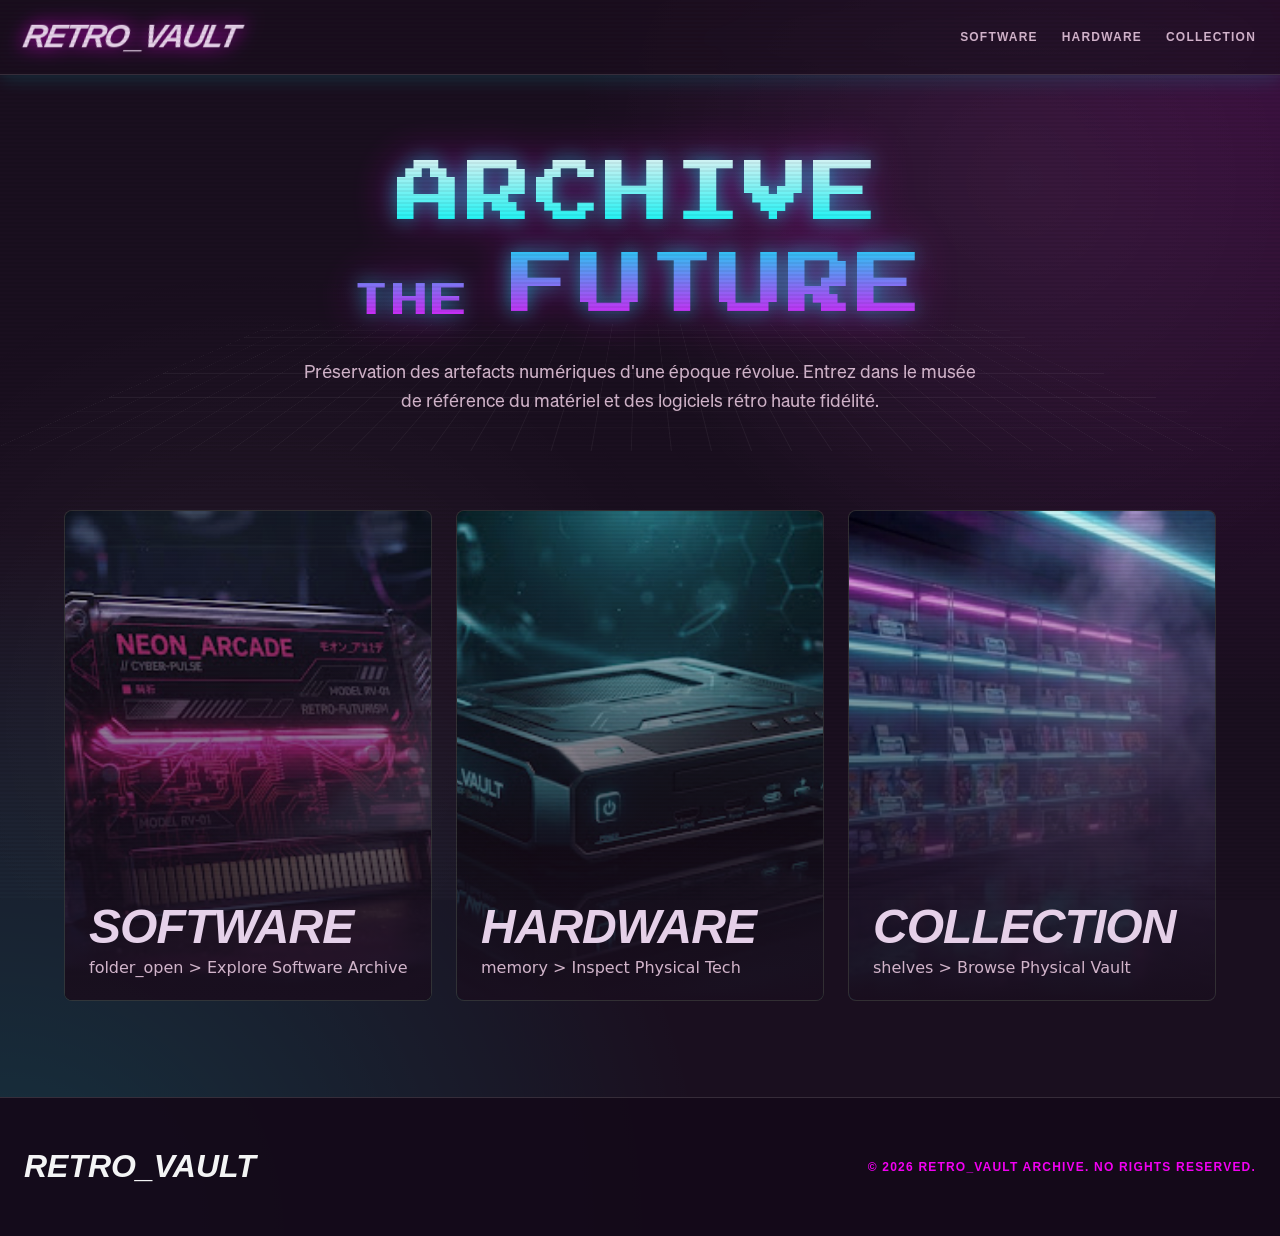
<file: index.html>
<!DOCTYPE html>

<html class="dark" lang="en" style="">
<head>
    <meta charset="utf-8"/>
    <meta content="width=device-width, initial-scale=1.0" name="viewport"/>
    <title>RETRO_VAULT</title>
    <script src="tailwindcss-3.4.17.js"></script>
    <script id="tailwind-config" src="tailwind.js"></script>
    <link href="style/style.css" rel="stylesheet"/>
    <link href="style/index.css" rel="stylesheet"/>
    <link href="images/favicon-32x32.png" rel="icon" sizes="32x32" type="image/png"/>
    <link href="images/favicon.png" rel="icon" sizes="1024x1024" type="image/png"/>
</head>
<body class="bg-background text-on-surface min-h-screen relative min-w-[320px] overflow-x-hidden crt-flicker selection:bg-surface-variant selection:text-white">
<!-- Ambient Background Effects -->
<div class="fixed inset-0 scanlines"></div>
<div class="fixed inset-0 ambient-glow-pink pointer-events-none -z-10"></div>
<div class="fixed inset-0 ambient-glow-cyan pointer-events-none -z-10"></div>
<div class="fixed inset-0 grid-bg pointer-events-none -z-10"
     style="transform: perspective(500px) rotateX(60deg) translate(-9.1875px, 1.19048px);"></div>
<!-- TopNavBar (Shared Component) -->
<header class="fixed top-0 w-full z-40 bg-surface/70 backdrop-blur-xl border-b border-glass-border shadow-[0_4px_20px_rgba(0,255,255,0.15)]">
    <div class="flex justify-between items-center w-full px-lg py-md max-w-container-max mx-auto">
        <a class="font-display-lg text-headline-lg tracking-tighter drop-shadow-[0_0_10px_rgba(255,0,255,0.8)] italic -skew-x-12"
           href="index.html">
            RETRO_VAULT
        </a>
        <nav class="hidden md:flex gap-lg items-center">
            <a class="text-on-surface-variant font-label-caps text-label-caps uppercase hover:text-electric-cyan hover:drop-shadow-[0_0_8px_#00FFFF] transition-all duration-300"
               href="software.html">Software</a>
            <a class="text-on-surface-variant font-label-caps text-label-caps uppercase hover:text-neon-pink hover:drop-shadow-[0_0_8px_#FF00FF] transition-all duration-300"
               href="hardware.html">Hardware</a>
            <a class="text-on-surface-variant font-label-caps text-label-caps uppercase hover:text-neon-green hover:drop-shadow-[0_0_8px_#39FF14] transition-all duration-300"
               href="cabinet.html">Collection</a>
        </nav>
    </div>
</header>
<!-- Main Content Canvas -->
<main class="pt-[100px] pb-xl px-md md:px-lg max-w-container-max mx-auto relative z-10 flex flex-col items-center justify-center min-h-[calc(100vh-187px)]">
    <!-- Hero Section -->
    <section class="text-center mb-xl w-full max-w-4xl mx-auto flex flex-col items-center justify-center py-xl">
        <h1 class="title-arcade mb-md">
            Archive<br/><span class="title-arcade-the">The </span>Future
        </h1>
        <p class="font-body-lg text-body-lg text-on-surface-variant max-w-2xl mx-auto mt-sm">
            Préservation des artefacts numériques d'une époque révolue. Entrez dans le musée de référence du matériel et des logiciels rétro haute fidélité.
        </p>
    </section>
    <!-- Portals Grid -->
    <section class="grid grid-cols-1 md:grid-cols-3 gap-lg w-full max-w-6xl mx-auto relative z-20">
        <!-- Software Portal -->
        <a class="group relative glass-panel rounded-xl overflow-hidden aspect-[4/3] md:aspect-[3/4] flex flex-col justify-end p-lg transition-transform duration-500 hover:-translate-y-2 hover:neon-shadow-cyan"
           href="software.html">
            <div class="absolute inset-0 bg-gradient-to-t from-background via-background/50 to-transparent z-10"></div>
            <!-- Background Image Container -->
            <div class="absolute inset-0 z-0">
                <div class="w-full h-full bg-cover bg-center transition-transform duration-700 group-hover:scale-105"
                     data-alt="A macro shot of a stylized, futuristic game cartridge heavily inspired by 1980s retro-futurism. The cartridge is constructed of dark, smoked translucent plastic with sharp, angular edges, glowing with internal neon pink light. The setting is a dark, cinematic studio environment with a glassmorphic aesthetic. High-contrast lighting highlights the metallic contacts and subtle circuit board textures visible through the casing."
                     style="background-image: url('images/cartridge.jpg')"></div>
            </div>
            <div class="relative z-20 transform transition-transform duration-500 group-hover:translate-y-[-8px]">
                <h2 class="font-headline-xl text-headline-lg-mobile md:text-headline-xl text-on-surface mb-xs uppercase italic tracking-tighter group-hover:text-electric-cyan transition-colors duration-300">
                    Software
                </h2>
                <p class="font-label-caps text-label-caps text-on-surface-variant flex items-center gap-xs">
                    <span class="material-symbols-outlined text-[16px]">folder_open >
                    Explore Software Archive</span>
                </p>
            </div>
            <!-- Hover Accent Line -->
            <div class="absolute bottom-0 left-0 w-full h-[4px] bg-electric-cyan transform scale-x-0 group-hover:scale-x-100 transition-transform duration-500 origin-left z-20"></div>
        </a>
        <!-- Hardware Portal -->
        <a class="group relative glass-panel rounded-xl overflow-hidden aspect-[4/3] md:aspect-[3/4] flex flex-col justify-end p-lg transition-transform duration-500 hover:-translate-y-2 hover:neon-shadow-pink"
           href="hardware.html">
            <div class="absolute inset-0 bg-gradient-to-t from-background via-background/50 to-transparent z-10"></div>
            <!-- Background Image Container -->
            <div class="absolute inset-0 z-0">
                <div class="w-full h-full bg-cover bg-center transition-transform duration-700 group-hover:scale-105"
                     data-alt="A sleek, highly detailed 3D render of a futuristic retro gaming console resting on a dark glass surface. The console features matte black geometric panels, chrome accents, and glowing cyan LED status indicators. The environment is a deep, atmospheric void characteristic of modern glassmorphic UI design, illuminated by dramatic cyan rim lighting that reflects off the console's surfaces."
                     style="background-image: url('images/console.jpg')"></div>
            </div>
            <div class="relative z-20 transform transition-transform duration-500 group-hover:translate-y-[-8px]">
                <h2 class="font-headline-xl text-headline-lg-mobile md:text-headline-xl text-on-surface mb-xs uppercase italic tracking-tighter group-hover:text-primary transition-colors duration-300">
                    Hardware
                </h2>
                <p class="font-label-caps text-label-caps text-on-surface-variant flex items-center gap-xs">
                    <span class="material-symbols-outlined text-[16px]">memory >
                    Inspect Physical Tech</span>
                </p>
            </div>
            <!-- Hover Accent Line -->
            <div class="absolute bottom-0 left-0 w-full h-[4px] bg-primary-fixed transform scale-x-0 group-hover:scale-x-100 transition-transform duration-500 origin-left z-20"></div>
        </a>
        <!-- Collection Portal -->
        <a class="group relative glass-panel rounded-xl overflow-hidden aspect-[4/3] md:aspect-[3/4] flex flex-col justify-end p-lg transition-transform duration-500 hover:-translate-y-2 hover:neon-shadow-green"
           href="cabinet.html">
            <div class="absolute inset-0 bg-gradient-to-t from-background via-background/50 to-transparent z-10"></div>
            <!-- Background Image Container -->
            <div class="absolute inset-0 z-0">
                <div class="w-full h-full bg-cover bg-center transition-transform duration-700 group-hover:scale-105"
                     data-alt="Illustration rétro-futuriste d'un coffre de collection aux étagères néon remplies de boîtiers de jeux, illuminé d'une lumière verte phosphorescente."
                     style="background-image: url('images/collection.webp')"></div>
            </div>
            <div class="relative z-20 transform transition-transform duration-500 group-hover:translate-y-[-8px]">
                <h2 class="font-headline-xl text-headline-lg-mobile md:text-headline-xl text-on-surface mb-xs uppercase italic tracking-tighter group-hover:text-neon-green transition-colors duration-300">
                    Collection
                </h2>
                <p class="font-label-caps text-label-caps text-on-surface-variant flex items-center gap-xs">
                    <span class="material-symbols-outlined text-[16px]">shelves >
                    Browse Physical Vault</span>
                </p>
            </div>
            <!-- Hover Accent Line -->
            <div class="absolute bottom-0 left-0 w-full h-[4px] bg-neon-green transform scale-x-0 group-hover:scale-x-100 transition-transform duration-500 origin-left z-20"></div>
        </a>
    </section>
</main>
<!-- Footer (Shared Component) -->
<footer class="w-full mt-xl bg-surface-container-lowest border-t border-glass-border z-10 relative">
    <div class="flex flex-col md:flex-row justify-between items-center w-full px-lg py-xl max-w-container-max mx-auto gap-md">
        <div class="font-headline-lg text-headline-lg text-secondary italic">
            RETRO_VAULT
        </div>
        <div class="font-label-caps text-label-caps text-neon-pink">
            © 2026 RETRO_VAULT ARCHIVE. NO RIGHTS RESERVED.
        </div>
    </div>
</footer>
<script src="script/index.js"></script>
</body>
</html>
</file>
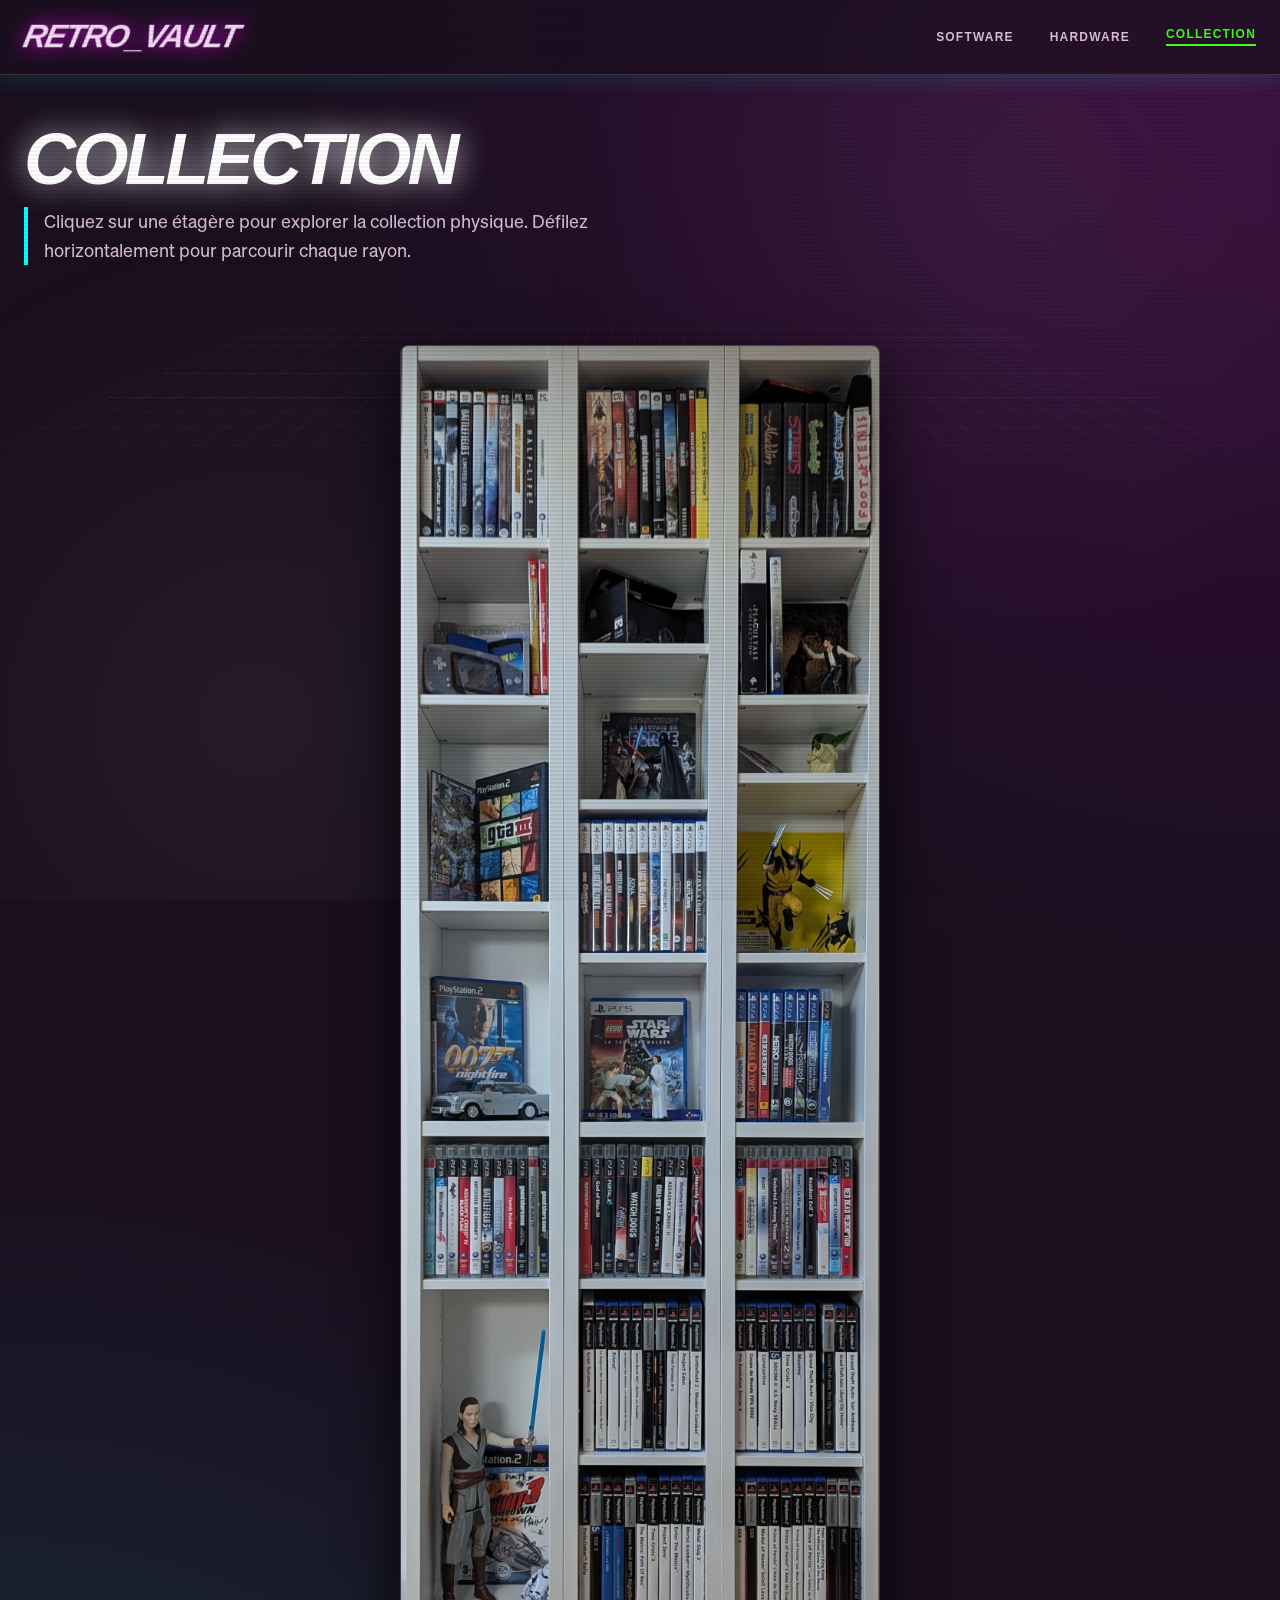
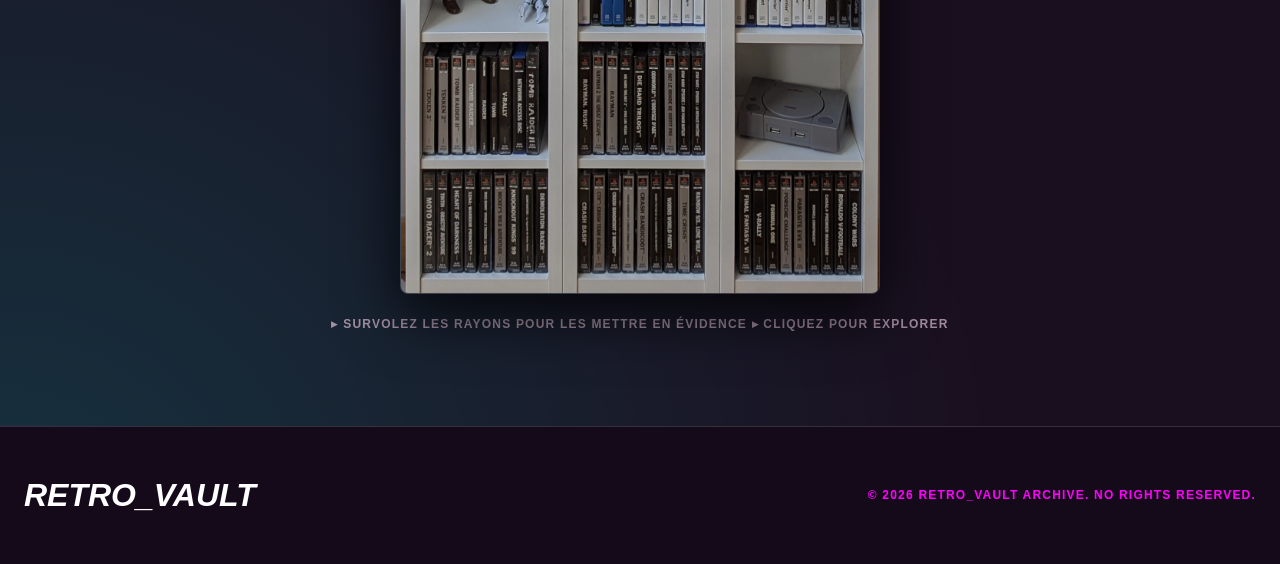
<file: cabinet.html>
<!DOCTYPE html>
<html class="dark" lang="fr" style="">
<head>
    <meta charset="utf-8">
    <meta content="width=device-width, initial-scale=1.0" name="viewport">
    <title>RETRO_VAULT | Collection</title>
    <script src="tailwindcss-3.4.17.js"></script>
    <script id="tailwind-config" src="tailwind.js"></script>
    <link href="style/style.css" rel="stylesheet"/>
    <link href="style/cabinet.css" rel="stylesheet"/>
    <link href="images/favicon-32x32.png" rel="icon" sizes="32x32" type="image/png"/>
    <link href="images/favicon.png" rel="icon" sizes="1024x1024" type="image/png"/>
</head>
<body class="font-body-md antialiased min-w-[320px] overflow-x-hidden selection:bg-neon-pink selection:text-surface-deep">
<!-- Ambient Background Effects -->
<div class="fixed inset-0 scanlines"></div>
<div class="fixed inset-0 ambient-glow-pink pointer-events-none -z-10"></div>
<div class="fixed inset-0 ambient-glow-cyan pointer-events-none -z-10"></div>
<div class="fixed inset-0 grid-bg pointer-events-none -z-10" style="transform: perspective(500px) rotateX(60deg) translate(-9.1875px, 1.19048px);"></div>
<!-- TopNavBar -->
<header class="fixed top-0 w-full z-40 bg-surface/70 backdrop-blur-xl border-b border-glass-border shadow-[0_4px_20px_rgba(0,255,255,0.15)]">
    <div class="relative flex justify-between items-center w-full px-lg py-md max-w-container-max mx-auto">
        <a class="font-display-lg text-headline-lg tracking-tighter drop-shadow-[0_0_10px_rgba(255,0,255,0.8)] italic -skew-x-12"
           href="index.html">
            RETRO_VAULT
        </a>
        <div>
            <div class="hidden sm:flex items-center gap-9">
                <a class="text-on-surface-variant font-label-caps text-label-caps uppercase hover:text-electric-cyan hover:drop-shadow-[0_0_8px_#00FFFF] transition-all duration-300"
                   href="software.html">Software</a>
                <a class="text-on-surface-variant font-label-caps text-label-caps uppercase hover:text-neon-pink hover:drop-shadow-[0_0_8px_#FF00FF] transition-all duration-300"
                   href="hardware.html">Hardware</a>
                <a class="text-neon-green border-b-2 border-neon-green pb-1 font-label-caps text-label-caps uppercase hover:text-neon-green hover:drop-shadow-[0_0_8px_#39FF14] transition-all duration-300"
                   href="cabinet.html">Collection</a>
            </div>

            <div class="flex flex-1 justify-end items-center gap-4 md:gap-8">
                <button class="sm:hidden text-white flex flex-col items-center justify-center gap-[5px] p-1" id="mobile-menu-btn" aria-label="Menu" aria-expanded="false">
                    <span class="ham-line w-6 h-[2px] bg-current transition-transform duration-300"></span>
                    <span class="ham-line w-6 h-[2px] bg-current transition-transform duration-300"></span>
                    <span class="ham-line w-6 h-[2px] bg-current transition-transform duration-300"></span>
                </button>
            </div>
        </div>
        <!-- Mobile Menu Overlay -->
        <div class="absolute top-full right-lg min-w-[220px] bg-surface/70 backdrop-blur-xl border border-glass-border rounded-b-xl shadow-xl overflow-hidden hidden sm:hidden flex-col"
             id="mobile-menu">
            <a class="text-on-surface-variant text-base font-medium py-4 px-6 hover:bg-electric-cyan/10 transition-colors"
               href="software.html">Software</a>
            <a class="text-on-surface-variant text-base font-medium py-4 px-6 hover:bg-electric-cyan/10 transition-colors"
               href="hardware.html">Hardware</a>
            <a class="text-neon-green border-b-2 border-neon-green pb-1 font-medium py-4 px-6 hover:bg-electric-cyan/10 transition-colors"
               href="cabinet.html">Collection</a>
        </div>
    </div>
</header>
<!-- Main Content -->
<main class="max-w-container-max mx-auto px-md md:px-lg py-xl pt-[120px] relative z-10 flex flex-col items-center">
    <!-- Header Section -->
    <header class="mb-xl md:mb-[80px] text-center md:text-left w-full relative z-10">
        <h1 class="font-display-lg text-display-lg text-secondary italic uppercase tracking-tighter drop-shadow-[0_0_15px_rgba(255,255,255,0.8)] overflow-x-auto overflow-y-hidden whitespace-nowrap">
            COLLECTION
        </h1>
        <p class="font-body-lg text-body-lg text-on-surface-variant max-w-2xl mt-sm border-l-4 border-electric-cyan pl-md">
            Cliquez sur une étagère pour explorer la collection physique. Défilez horizontalement pour parcourir chaque rayon.
        </p>
    </header>

    <!-- Cabinet photo with clickable shelves -->
    <div id="cabinet-view" class="relative w-full max-w-[480px] mx-auto select-none">
        <!-- Main photo -->
        <img src="images/cabinet/armoire.webp" alt="Armoire de collection rétro"
             class="block w-full h-auto rounded-xl border border-glass-border shadow-[0_20px_60px_rgba(0,0,0,0.8)]"/>

        <!-- Clickable shelf zones (10 floors). Positions in % so they scale with the photo.
             To fine-tune, edit the style values below (top / height / left / right). -->
        <!-- etagere 1 -->
        <a href="#" class="shelf-hotspot absolute z-10" style="top: 0.4%; height: 12.4%; left: 1.1%; right: 0.5%;" data-shelf="1" aria-label="Étagère 1">
            <span class="shelf-hotspot-label">1</span>
        </a>

        <!-- etagere 2 -->
        <a href="#" class="shelf-hotspot absolute z-10" style="top: 29.4%; height: 10.3%; left: 34.5%; right: 0.3%;" data-shelf="2" aria-label="Étagère 2">
            <span class="shelf-hotspot-label">2</span>
        </a>

        <!-- etagere 3 -->
        <a href="#" class="shelf-hotspot absolute z-10" style="top: 39.6%; height: 11%; left: 0.5%; right: 0.3%;" data-shelf="3" aria-label="Étagère 3">
            <span class="shelf-hotspot-label">3</span>
        </a>

        <!-- etagere 4 -->
        <a href="#" class="shelf-hotspot absolute z-10" style="top: 50.5%; height: 10.5%; left: 0.7%; right: 0.4%;" data-shelf="4" aria-label="Étagère 4">
            <span class="shelf-hotspot-label">4</span>
        </a>

        <!-- etagere 5 -->
        <a href="#" class="shelf-hotspot absolute z-10" style="top: 60.5%; height: 11.5%; left: 34.3%; right: 0.8%;" data-shelf="5" aria-label="Étagère 5">
            <span class="shelf-hotspot-label">5</span>
        </a>

        <!-- etagere 6 -->
        <a href="#" class="shelf-hotspot absolute z-10" style="top: 71.8%; height: 11.9%; left: 34%; right: 0.3%;" data-shelf="6" aria-label="Étagère 6">
            <span class="shelf-hotspot-label">6</span>
        </a>

        <!-- etagere 7 -->
        <a href="#" class="shelf-hotspot absolute z-10" style="top: 83.1%; height: 8.5%; left: 1.2%; right: 0.6%;" data-shelf="7" aria-label="Étagère 7">
            <span class="shelf-hotspot-label">7</span>
        </a>

        <!-- etagere 8 -->
        <a href="#" class="shelf-hotspot absolute z-10" style="top: 91.6%; height: 7.6%; left: 1.7%; right: 1.2%;" data-shelf="8" aria-label="Étagère 8">
            <span class="shelf-hotspot-label">8</span>
        </a>

        <!-- etagere 9 -->
        <a href="#" class="shelf-hotspot absolute z-10" style="top: 12.5%; height: 17.5%; left: 0.2%; right: 0.5%;" data-shelf="9" aria-label="Étagère 9">
            <span class="shelf-hotspot-label">9</span>
        </a>

        <!-- etagere 10 -->
        <a href="#" class="shelf-hotspot absolute z-10" style="top: 60.5%; height: 23.1%; left: 0.7%; right: 66.2%;" data-shelf="10" aria-label="Étagère 10">
            <span class="shelf-hotspot-label">10</span>
        </a>
    </div>

    <!-- Legend -->
    <p class="font-label-caps text-label-caps text-on-surface-variant/70 text-center mt-lg">
        ▸ SURVOLEZ LES RAYONS POUR LES METTRE EN ÉVIDENCE ▸ CLIQUEZ POUR EXPLORER
    </p>
</main>
<!-- Shelf Modal (fullscreen, horizontally scrollable) -->
<div id="shelf-modal" class="hidden fixed inset-0 z-50" role="dialog" aria-modal="true"
     aria-label="Étagère plein écran">
    <!-- Fullscreen backdrop (fades in while the modal scales up) -->
    <div id="shelf-modal-backdrop" class="absolute inset-0 bg-black/85 backdrop-blur-md"></div>
    <!-- Backdrop click target -->
    <div id="shelf-modal-close" class="absolute inset-0 cursor-zoom-out"></div>
    <!-- Close button -->
    <button id="shelf-modal-x" type="button"
            class="fixed top-5 right-5 z-10 w-12 h-12 rounded-full border border-glass-border bg-surface-container/80 text-white text-xl leading-none flex items-center justify-center hover:border-electric-cyan hover:text-electric-cyan transition-all duration-300"
            aria-label="Fermer">✕</button>
    <!-- Title chip -->
    <div id="shelf-modal-title"
         class="fixed top-6 left-5 z-10 font-label-caps text-label-caps uppercase text-electric-cyan pointer-events-none">
    </div>
    <!-- Horizontally scrollable viewport -->
    <div id="shelf-modal-viewport" class="absolute inset-0 overflow-x-auto overflow-y-hidden flex items-stretch">
        <div id="shelf-modal-track" class="relative h-full flex shrink-0 items-center px-8 sm:px-12 gap-4"></div>
    </div>
    <!-- Scroll hint -->
    <p class="fixed bottom-5 left-1/2 -translate-x-1/2 z-10 font-label-caps text-label-caps uppercase text-on-surface-variant/60 pointer-events-none whitespace-nowrap">
        ▸ Faites défiler horizontalement ▸
    </p>
</div>
<!-- Footer -->
<footer class="w-full mt-xl bg-surface-container-lowest border-t border-glass-border z-10 relative">
    <div class="flex flex-col md:flex-row justify-between items-center w-full px-lg py-xl max-w-container-max mx-auto gap-md">
        <div class="font-headline-lg text-headline-lg text-secondary italic">
            RETRO_VAULT
        </div>
        <div class="font-label-caps text-label-caps text-neon-pink">
            © 2026 RETRO_VAULT ARCHIVE. NO RIGHTS RESERVED.
        </div>
    </div>
</footer>
<script src="script/script.js"></script>
<script src="script/cabinet.js"></script>
</body>
</html>
</file>
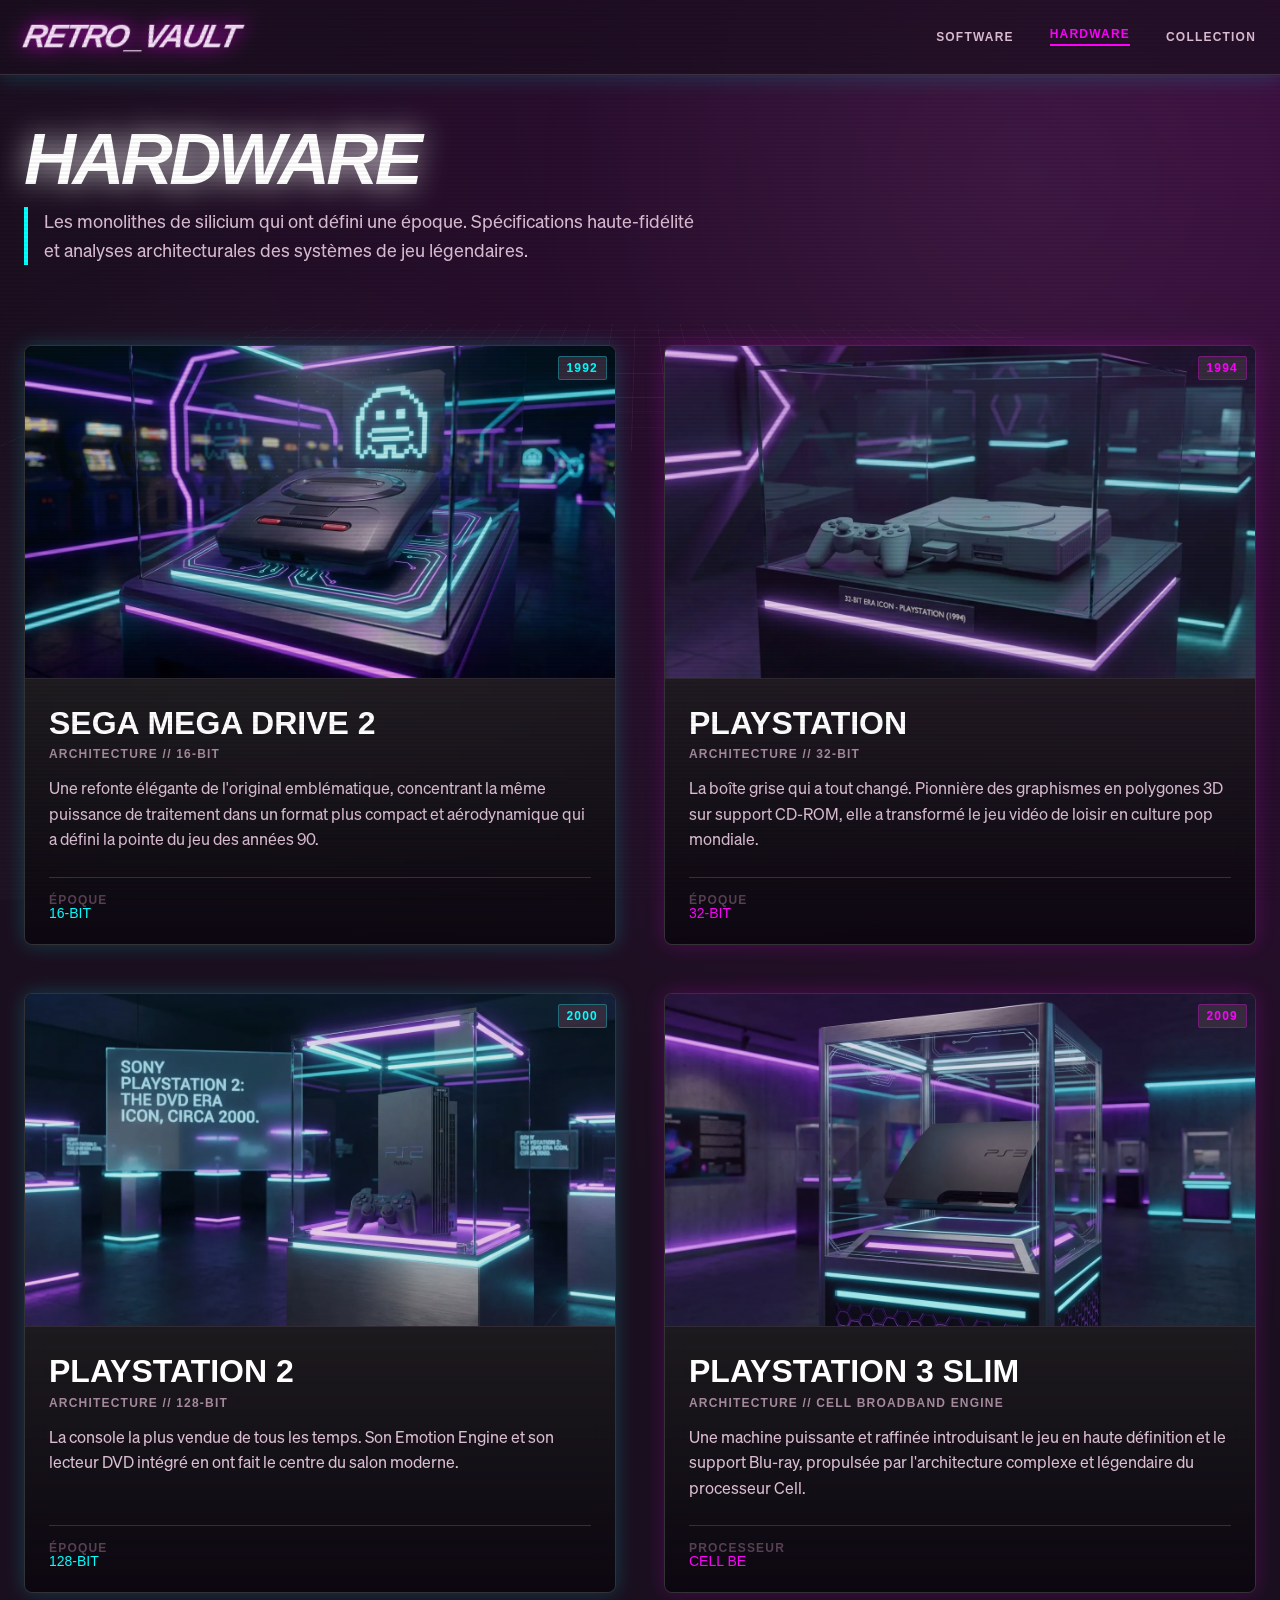
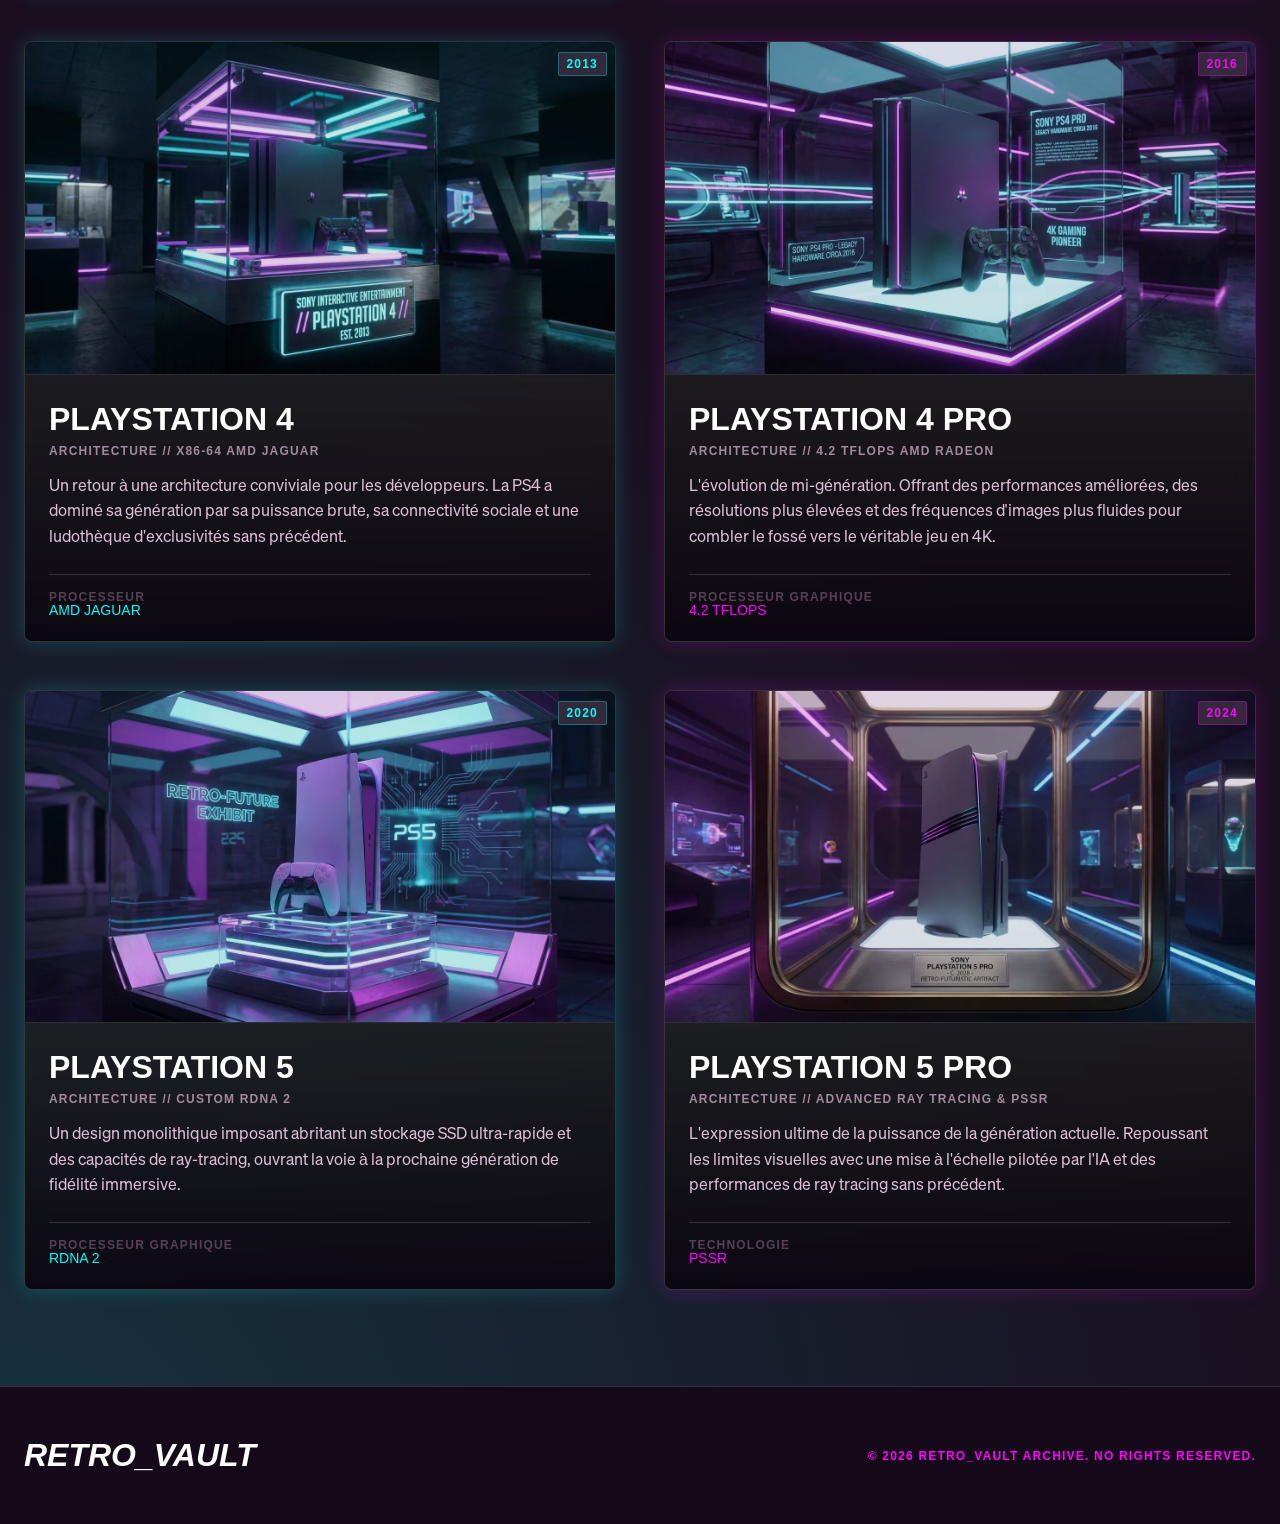
<file: hardware.html>
<!DOCTYPE html>
<html class="dark" lang="fr" style="">
<head>
    <meta charset="utf-8">
    <meta content="width=device-width, initial-scale=1.0" name="viewport">
    <title>RETRO_VAULT | Hardware</title>
    <script src="tailwindcss-3.4.17.js"></script>
    <script id="tailwind-config" src="tailwind.js"></script>
    <link href="style/style.css" rel="stylesheet"/>
    <link href="style/hardware.css" rel="stylesheet"/>
    <link href="images/favicon-32x32.png" rel="icon" sizes="32x32" type="image/png"/>
    <link href="images/favicon.png" rel="icon" sizes="1024x1024" type="image/png"/>
</head>
<body class="font-body-md antialiased min-w-[320px] overflow-x-hidden selection:bg-neon-pink selection:text-surface-deep">
<!-- Scanline Overlay --><!-- Ambient Background Effects -->
<div class="fixed inset-0 scanlines"></div>
<div class="fixed inset-0 ambient-glow-pink pointer-events-none -z-10"></div>
<div class="fixed inset-0 ambient-glow-cyan pointer-events-none -z-10"></div>
<div class="fixed inset-0 grid-bg pointer-events-none -z-10"
     style="transform: perspective(500px) rotateX(60deg) translate(-9.1875px, 1.19048px);"></div>
<!-- TopNavBar -->
<header class="fixed top-0 w-full z-40 bg-surface/70 backdrop-blur-xl border-b border-glass-border shadow-[0_4px_20px_rgba(0,255,255,0.15)]">
    <div class="relative flex justify-between items-center w-full px-lg py-md max-w-container-max mx-auto">
        <a class="font-display-lg text-headline-lg tracking-tighter drop-shadow-[0_0_10px_rgba(255,0,255,0.8)] italic -skew-x-12"
           href="index.html">
            RETRO_VAULT
        </a>
        <div>
            <div class="hidden sm:flex items-center gap-9">
                <a class="text-on-surface-variant font-label-caps text-label-caps uppercase hover:text-electric-cyan hover:drop-shadow-[0_0_8px_#00FFFF] transition-all duration-300"
                   href="software.html">Software</a>
                <a class="text-neon-pink border-b-2 border-neon-pink pb-1 font-label-caps text-label-caps uppercase hover:text-neon-pink hover:drop-shadow-[0_0_8px_#FF00FF] transition-all duration-300"
                   href="#">Hardware</a>
                <a class="text-on-surface-variant font-label-caps text-label-caps uppercase hover:text-neon-green hover:drop-shadow-[0_0_8px_#39FF14] transition-all duration-300"
                   href="cabinet.html">Collection</a>
            </div>

            <div class="flex flex-1 justify-end items-center gap-4 md:gap-8">
                <button class="sm:hidden text-white flex flex-col items-center justify-center gap-[5px] p-1" id="mobile-menu-btn" aria-label="Menu" aria-expanded="false">
                    <span class="ham-line w-6 h-[2px] bg-current transition-transform duration-300"></span>
                    <span class="ham-line w-6 h-[2px] bg-current transition-transform duration-300"></span>
                    <span class="ham-line w-6 h-[2px] bg-current transition-transform duration-300"></span>
                </button>
            </div>
        </div>
        <!-- Mobile Menu Overlay -->
        <div class="absolute top-full right-lg min-w-[220px] bg-surface/70 backdrop-blur-xl border border-glass-border rounded-b-xl shadow-xl overflow-hidden hidden sm:hidden flex-col"
             id="mobile-menu">
            <a class="text-on-surface-variant text-base font-medium py-4 px-6 hover:bg-electric-cyan/10 transition-colors"
               href="software.html">Software</a>
            <a class="text-neon-pink border-b-2 border-neon-pink pb-1 font-medium py-4 px-6 hover:bg-electric-cyan/10 transition-colors"
               href="#">Hardware</a>
            <a class="text-on-surface-variant text-base font-medium py-4 px-6 hover:bg-electric-cyan/10 transition-colors"
               href="cabinet.html">Collection</a>
        </div>
    </div>
</header>
<main class="max-w-container-max mx-auto px-md md:px-lg py-xl pt-[120px] relative z-10">
    <!-- Header Section -->
    <header class="mb-xl md:mb-[80px] text-center md:text-left relative z-10">
        <h1 class="font-display-lg text-display-lg text-secondary italic uppercase tracking-tighter drop-shadow-[0_0_15px_rgba(255,255,255,0.8)] overflow-x-auto overflow-y-hidden whitespace-nowrap">
            HARDWARE
        </h1>
        <p class="font-body-lg text-body-lg text-on-surface-variant max-w-2xl mt-sm border-l-4 border-electric-cyan pl-md">
            Les monolithes de silicium qui ont défini une époque. Spécifications haute-fidélité et analyses
            architecturales des systèmes de jeu légendaires.
        </p>
    </header>
    <!-- Museum Grid -->
    <div class="grid grid-cols-1 md:grid-cols-2 lg:grid-cols-2 xl:grid-cols-2 gap-xl relative z-10">
        <!-- Console 1: Sega Mega Drive 2 -->
        <article
                class="hardware-card glass-panel rounded-xl overflow-hidden flex flex-col h-full neon-glow-cyan relative group">
            <div class="absolute top-0 right-0 p-sm z-20">
                <span class="font-label-caps text-label-caps bg-surface-container-highest/80 backdrop-blur text-electric-cyan px-2 py-1 rounded-sm border border-electric-cyan/30">1992</span>
            </div>
            <div class="aspect-video w-full bg-surface-container-lowest relative overflow-hidden flex items-center justify-center">
                <div class="absolute inset-0 bg-gradient-to-b from-electric-cyan/5 to-transparent z-10"></div>
                <img class="hardware-image w-full h-full object-cover object-center transition-transform duration-700 ease-out z-0 opacity-90 group-hover:opacity-100 filter drop-shadow-[0_10px_20px_rgba(0,0,0,0.8)]"
                     data-alt="Sega Mega Drive 2 console, high-fidelity 3D render, cinematic lighting, neon purple and cyan accents, retro-futuristic museum display style, 16-bit era icon."
                     src="images/consoles/sega.webp" alt="Sega Megadrive II">
            </div>
            <div class="p-lg flex flex-col flex-grow border-t border-glass-border bg-gradient-to-t from-surface-deep/80 to-transparent">
                <h2 class="font-headline-lg text-headline-lg text-secondary mb-xs">SEGA MEGA DRIVE 2</h2>
                <p class="font-label-caps text-label-caps text-outline mb-md">ARCHITECTURE // 16-BIT</p>
                <p class="font-body-md text-body-md text-on-surface-variant mb-lg flex-grow">
                    Une refonte élégante de l'original emblématique, concentrant la même puissance de traitement dans un
                    format plus compact et aérodynamique qui a défini la pointe du jeu des années 90.
                </p>
                <div class="flex gap-md border-t border-glass-border pt-md">
                    <div class="flex flex-col">
                        <span class="font-label-caps text-label-caps text-outline-variant">ÉPOQUE</span>
                        <span class="font-data-point text-data-point text-electric-cyan">16-BIT</span>
                    </div>
                </div>
            </div>
        </article>
        <!-- Console 2: PlayStation -->
        <article
                class="hardware-card glass-panel rounded-xl overflow-hidden flex flex-col h-full neon-glow-pink relative group">
            <div class="absolute top-0 right-0 p-sm z-20">
                <span class="font-label-caps text-label-caps bg-surface-container-highest/80 backdrop-blur text-neon-pink px-2 py-1 rounded-sm border border-neon-pink/30">1994</span>
            </div>
            <div class="aspect-video w-full bg-surface-container-lowest relative overflow-hidden flex items-center justify-center">
                <div class="absolute inset-0 bg-gradient-to-b from-neon-pink/5 to-transparent z-10"></div>
                <img class="hardware-image w-full h-full object-cover object-center transition-transform duration-700 ease-out z-0 opacity-90 group-hover:opacity-100 filter drop-shadow-[0_10px_20px_rgba(0,0,0,0.8)]"
                     data-alt="Original PlayStation 1 console (grey), high-fidelity 3D render, cinematic lighting, neon purple and cyan accents, retro-futuristic museum display style, 32-bit era icon."
                     src="images/consoles/ps1.webp" alt="PS1">
            </div>
            <div class="p-lg flex flex-col flex-grow border-t border-glass-border bg-gradient-to-t from-surface-deep/80 to-transparent">
                <h2 class="font-headline-lg text-headline-lg text-secondary mb-xs">PLAYSTATION</h2>
                <p class="font-label-caps text-label-caps text-outline mb-md">ARCHITECTURE // 32-BIT</p>
                <p class="font-body-md text-body-md text-on-surface-variant mb-lg flex-grow">
                    La boîte grise qui a tout changé. Pionnière des graphismes en polygones 3D sur support CD-ROM, elle
                    a transformé le jeu vidéo de loisir en culture pop mondiale.
                </p>
                <div class="flex gap-md border-t border-glass-border pt-md">
                    <div class="flex flex-col">
                        <span class="font-label-caps text-label-caps text-outline-variant">ÉPOQUE</span>
                        <span class="font-data-point text-data-point text-neon-pink">32-BIT</span>
                    </div>
                </div>
            </div>
        </article>
        <!-- Console 3: PlayStation 2 -->
        <article
                class="hardware-card glass-panel rounded-xl overflow-hidden flex flex-col h-full neon-glow-cyan relative group">
            <div class="absolute top-0 right-0 p-sm z-20">
                <span class="font-label-caps text-label-caps bg-surface-container-highest/80 backdrop-blur text-electric-cyan px-2 py-1 rounded-sm border border-electric-cyan/30">2000</span>
            </div>
            <div class="aspect-video w-full bg-surface-container-lowest relative overflow-hidden flex items-center justify-center">
                <div class="absolute inset-0 bg-gradient-to-b from-electric-cyan/5 to-transparent z-10"></div>
                <img class="hardware-image w-full h-full object-cover object-center transition-transform duration-700 ease-out z-0 opacity-90 group-hover:opacity-100 filter drop-shadow-[0_10px_20px_rgba(0,0,0,0.8)]"
                     data-alt="PlayStation 2 console (slim or fat), high-fidelity 3D render, cinematic lighting, neon purple and cyan accents, retro-futuristic museum display style, DVD era icon."
                     src="images/consoles/ps2.webp" alt="PS2">
            </div>
            <div class="p-lg flex flex-col flex-grow border-t border-glass-border bg-gradient-to-t from-surface-deep/80 to-transparent">
                <h2 class="font-headline-lg text-headline-lg text-secondary mb-xs">PLAYSTATION 2</h2>
                <p class="font-label-caps text-label-caps text-outline mb-md">ARCHITECTURE // 128-BIT</p>
                <p class="font-body-md text-body-md text-on-surface-variant mb-lg flex-grow">
                    La console la plus vendue de tous les temps. Son Emotion Engine et son lecteur DVD intégré en ont
                    fait le centre du salon moderne.
                </p>
                <div class="flex gap-md border-t border-glass-border pt-md">
                    <div class="flex flex-col">
                        <span class="font-label-caps text-label-caps text-outline-variant">ÉPOQUE</span>
                        <span class="font-data-point text-data-point text-electric-cyan">128-BIT</span>
                    </div>
                </div>
            </div>
        </article>
        <!-- Console 4: PlayStation 3 Slim -->
        <article
                class="hardware-card glass-panel rounded-xl overflow-hidden flex flex-col h-full neon-glow-pink relative group">
            <div class="absolute top-0 right-0 p-sm z-20">
                <span class="font-label-caps text-label-caps bg-surface-container-highest/80 backdrop-blur text-neon-pink px-2 py-1 rounded-sm border border-neon-pink/30">2009</span>
            </div>
            <div class="aspect-video w-full bg-surface-container-lowest relative overflow-hidden flex items-center justify-center">
                <div class="absolute inset-0 bg-gradient-to-b from-neon-pink/5 to-transparent z-10"></div>
                <img class="hardware-image w-full h-full object-cover object-center transition-transform duration-700 ease-out z-0 opacity-90 group-hover:opacity-100 filter drop-shadow-[0_10px_20px_rgba(0,0,0,0.8)]"
                     data-alt="PlayStation 3 Slim console, high-fidelity 3D render, cinematic lighting, neon purple and cyan accents, retro-futuristic museum display style, Blu-ray era icon."
                     src="images/consoles/ps3.webp" alt="PS3">
            </div>
            <div class="p-lg flex flex-col flex-grow border-t border-glass-border bg-gradient-to-t from-surface-deep/80 to-transparent">
                <h2 class="font-headline-lg text-headline-lg text-secondary mb-xs">PLAYSTATION 3 SLIM</h2>
                <p class="font-label-caps text-label-caps text-outline mb-md">ARCHITECTURE // CELL BROADBAND ENGINE</p>
                <p class="font-body-md text-body-md text-on-surface-variant mb-lg flex-grow">
                    Une machine puissante et raffinée introduisant le jeu en haute définition et le support Blu-ray,
                    propulsée par l'architecture complexe et légendaire du processeur Cell.
                </p>
                <div class="flex gap-md border-t border-glass-border pt-md">
                    <div class="flex flex-col">
                        <span class="font-label-caps text-label-caps text-outline-variant">PROCESSEUR</span>
                        <span class="font-data-point text-data-point text-neon-pink">CELL BE</span>
                    </div>
                </div>
            </div>
        </article>
        <!-- Console 5: PlayStation 4 -->
        <article
                class="hardware-card glass-panel rounded-xl overflow-hidden flex flex-col h-full neon-glow-cyan relative group">
            <div class="absolute top-0 right-0 p-sm z-20">
                <span class="font-label-caps text-label-caps bg-surface-container-highest/80 backdrop-blur text-electric-cyan px-2 py-1 rounded-sm border border-electric-cyan/30">2013</span>
            </div>
            <div class="aspect-video w-full bg-surface-container-lowest relative overflow-hidden flex items-center justify-center">
                <div class="absolute inset-0 bg-gradient-to-b from-electric-cyan/5 to-transparent z-10"></div>
                <img class="hardware-image w-full h-full object-cover object-center transition-transform duration-700 ease-out z-0 opacity-90 group-hover:opacity-100 filter drop-shadow-[0_10px_20px_rgba(0,0,0,0.8)]"
                     data-alt="PlayStation 4 console, high-fidelity 3D render, cinematic lighting, neon purple and cyan accents, retro-futuristic museum display style."
                     src="images/consoles/ps4.webp" alt="PS4">
            </div>
            <div class="p-lg flex flex-col flex-grow border-t border-glass-border bg-gradient-to-t from-surface-deep/80 to-transparent">
                <h2 class="font-headline-lg text-headline-lg text-secondary mb-xs">PLAYSTATION 4</h2>
                <p class="font-label-caps text-label-caps text-outline mb-md">ARCHITECTURE // X86-64 AMD JAGUAR</p>
                <p class="font-body-md text-body-md text-on-surface-variant mb-lg flex-grow">
                    Un retour à une architecture conviviale pour les développeurs. La PS4 a dominé sa génération par sa
                    puissance brute, sa connectivité sociale et une ludothèque d'exclusivités sans précédent.
                </p>
                <div class="flex gap-md border-t border-glass-border pt-md">
                    <div class="flex flex-col">
                        <span class="font-label-caps text-label-caps text-outline-variant">PROCESSEUR</span>
                        <span class="font-data-point text-data-point text-electric-cyan">AMD JAGUAR</span>
                    </div>
                </div>
            </div>
        </article>
        <!-- Console 6: PlayStation 4 Pro -->
        <article
                class="hardware-card glass-panel rounded-xl overflow-hidden flex flex-col h-full neon-glow-pink relative group">
            <div class="absolute top-0 right-0 p-sm z-20">
                <span class="font-label-caps text-label-caps bg-surface-container-highest/80 backdrop-blur text-neon-pink px-2 py-1 rounded-sm border border-neon-pink/30">2016</span>
            </div>
            <div class="aspect-video w-full bg-surface-container-lowest relative overflow-hidden flex items-center justify-center">
                <div class="absolute inset-0 bg-gradient-to-b from-neon-pink/5 to-transparent z-10"></div>
                <img class="hardware-image w-full h-full object-cover object-center transition-transform duration-700 ease-out z-0 opacity-90 group-hover:opacity-100 filter drop-shadow-[0_10px_20px_rgba(0,0,0,0.8)]"
                     data-alt="PlayStation 4 Pro console, high-fidelity 3D render, cinematic lighting, neon purple and cyan accents, retro-futuristic museum display style."
                     src="images/consoles/ps4pro.webp" alt="PS4 Pro">
            </div>
            <div class="p-lg flex flex-col flex-grow border-t border-glass-border bg-gradient-to-t from-surface-deep/80 to-transparent">
                <h2 class="font-headline-lg text-headline-lg text-secondary mb-xs">PLAYSTATION 4 PRO</h2>
                <p class="font-label-caps text-label-caps text-outline mb-md">ARCHITECTURE // 4.2 TFLOPS AMD RADEON</p>
                <p class="font-body-md text-body-md text-on-surface-variant mb-lg flex-grow">
                    L'évolution de mi-génération. Offrant des performances améliorées, des résolutions plus élevées et
                    des fréquences d'images plus fluides pour combler le fossé vers le véritable jeu en 4K.
                </p>
                <div class="flex gap-md border-t border-glass-border pt-md">
                    <div class="flex flex-col">
                        <span class="font-label-caps text-label-caps text-outline-variant">PROCESSEUR GRAPHIQUE</span>
                        <span class="font-data-point text-data-point text-neon-pink">4.2 TFLOPS</span>
                    </div>
                </div>
            </div>
        </article>
        <!-- Console 7: PlayStation 5 -->
        <article
                class="hardware-card glass-panel rounded-xl overflow-hidden flex flex-col h-full neon-glow-cyan relative group">
            <div class="absolute top-0 right-0 p-sm z-20">
                <span class="font-label-caps text-label-caps bg-surface-container-highest/80 backdrop-blur text-electric-cyan px-2 py-1 rounded-sm border border-electric-cyan/30">2020</span>
            </div>
            <div class="aspect-video w-full bg-surface-container-lowest relative overflow-hidden flex items-center justify-center">
                <div class="absolute inset-0 bg-gradient-to-b from-electric-cyan/5 to-transparent z-10"></div>
                <img class="hardware-image w-full h-full object-cover object-center transition-transform duration-700 ease-out z-0 opacity-90 group-hover:opacity-100 filter drop-shadow-[0_10px_20px_rgba(0,0,0,0.8)]"
                     data-alt="PlayStation 5 console, high-fidelity 3D render, cinematic lighting, neon purple and cyan accents, retro-futuristic museum display style."
                     src="images/consoles/ps5.webp" alt="PS5">
            </div>
            <div class="p-lg flex flex-col flex-grow border-t border-glass-border bg-gradient-to-t from-surface-deep/80 to-transparent">
                <h2 class="font-headline-lg text-headline-lg text-secondary mb-xs">PLAYSTATION 5</h2>
                <p class="font-label-caps text-label-caps text-outline mb-md">ARCHITECTURE // CUSTOM RDNA 2</p>
                <p class="font-body-md text-body-md text-on-surface-variant mb-lg flex-grow">
                    Un design monolithique imposant abritant un stockage SSD ultra-rapide et des capacités de
                    ray-tracing, ouvrant la voie à la prochaine génération de fidélité immersive.
                </p>
                <div class="flex gap-md border-t border-glass-border pt-md">
                    <div class="flex flex-col">
                        <span class="font-label-caps text-label-caps text-outline-variant">PROCESSEUR GRAPHIQUE</span>
                        <span class="font-data-point text-data-point text-electric-cyan">RDNA 2</span>
                    </div>
                </div>
            </div>
        </article>
        <!-- Console 8: PlayStation 5 Pro -->
        <article
                class="hardware-card glass-panel rounded-xl overflow-hidden flex flex-col h-full neon-glow-pink relative group">
            <div class="absolute top-0 right-0 p-sm z-20">
                <span class="font-label-caps text-label-caps bg-surface-container-highest/80 backdrop-blur text-neon-pink px-2 py-1 rounded-sm border border-neon-pink/30">2024</span>
            </div>
            <div class="aspect-video w-full bg-surface-container-lowest relative overflow-hidden flex items-center justify-center">
                <div class="absolute inset-0 bg-gradient-to-b from-neon-pink/5 to-transparent z-10"></div>
                <img class="hardware-image w-full h-full object-cover object-center transition-transform duration-700 ease-out z-0 opacity-90 group-hover:opacity-100 filter drop-shadow-[0_10px_20px_rgba(0,0,0,0.8)]"
                     data-alt="PlayStation 5 Pro console, high-fidelity 3D render, cinematic lighting, neon purple and cyan accents, retro-futuristic museum display style."
                     src="images/consoles/ps5pro.webp" alt="PS5 Pro">
            </div>
            <div class="p-lg flex flex-col flex-grow border-t border-glass-border bg-gradient-to-t from-surface-deep/80 to-transparent">
                <h2 class="font-headline-lg text-headline-lg text-secondary mb-xs">PLAYSTATION 5 PRO</h2>
                <p class="font-label-caps text-label-caps text-outline mb-md">ARCHITECTURE // ADVANCED RAY TRACING &amp;
                    PSSR</p>
                <p class="font-body-md text-body-md text-on-surface-variant mb-lg flex-grow">
                    L'expression ultime de la puissance de la génération actuelle. Repoussant les limites visuelles avec
                    une mise à l'échelle pilotée par l'IA et des performances de ray tracing sans précédent.
                </p>
                <div class="flex gap-md border-t border-glass-border pt-md">
                    <div class="flex flex-col">
                        <span class="font-label-caps text-label-caps text-outline-variant">TECHNOLOGIE</span>
                        <span class="font-data-point text-data-point text-neon-pink">PSSR</span>
                    </div>
                </div>
            </div>
        </article>
    </div>
</main>
<!-- Footer -->
<footer class="w-full mt-xl bg-surface-container-lowest border-t border-glass-border z-10 relative">
    <div class="flex flex-col md:flex-row justify-between items-center w-full px-lg py-xl max-w-container-max mx-auto gap-md">
        <div class="font-headline-lg text-headline-lg text-secondary italic">
            RETRO_VAULT
        </div>
        <div class="font-label-caps text-label-caps text-neon-pink">
            © 2026 RETRO_VAULT ARCHIVE. NO RIGHTS RESERVED.
        </div>
    </div>
</footer>
<script src="script/script.js"></script>
</body>
</html>
</file>
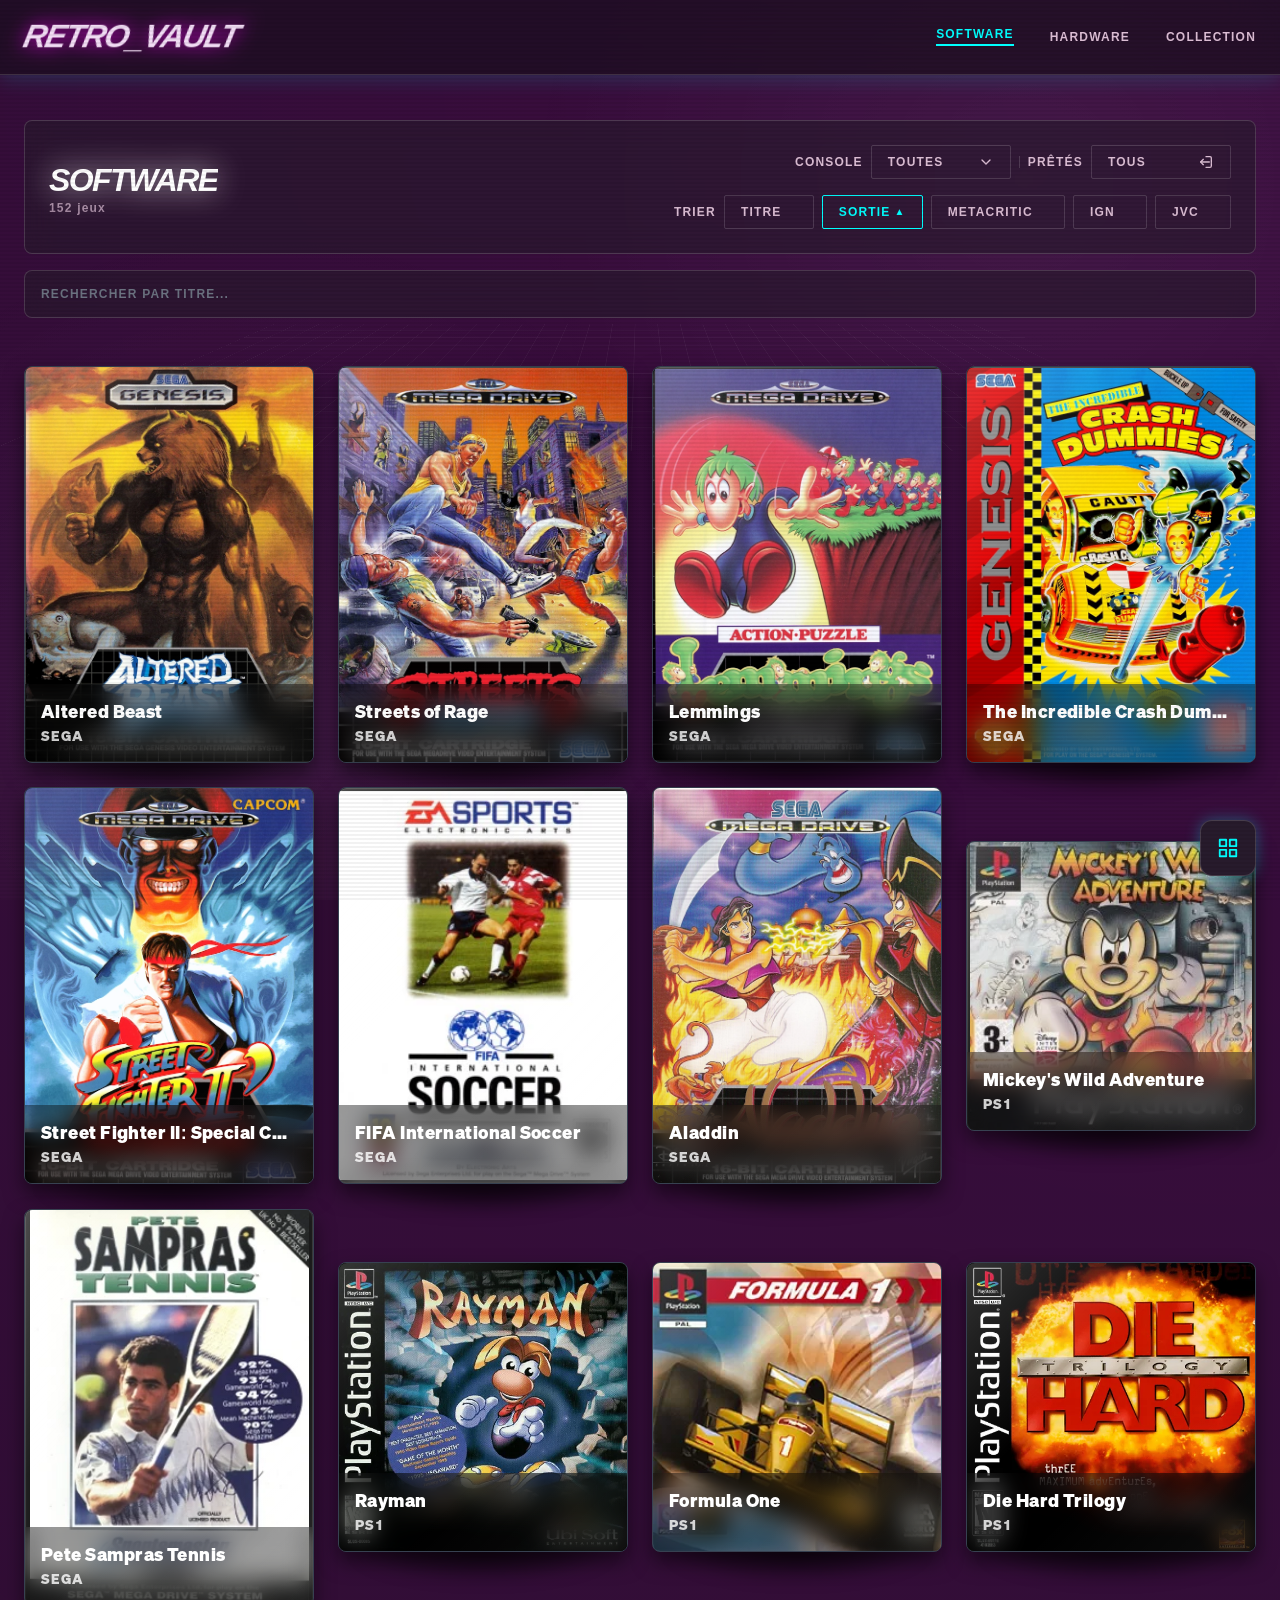
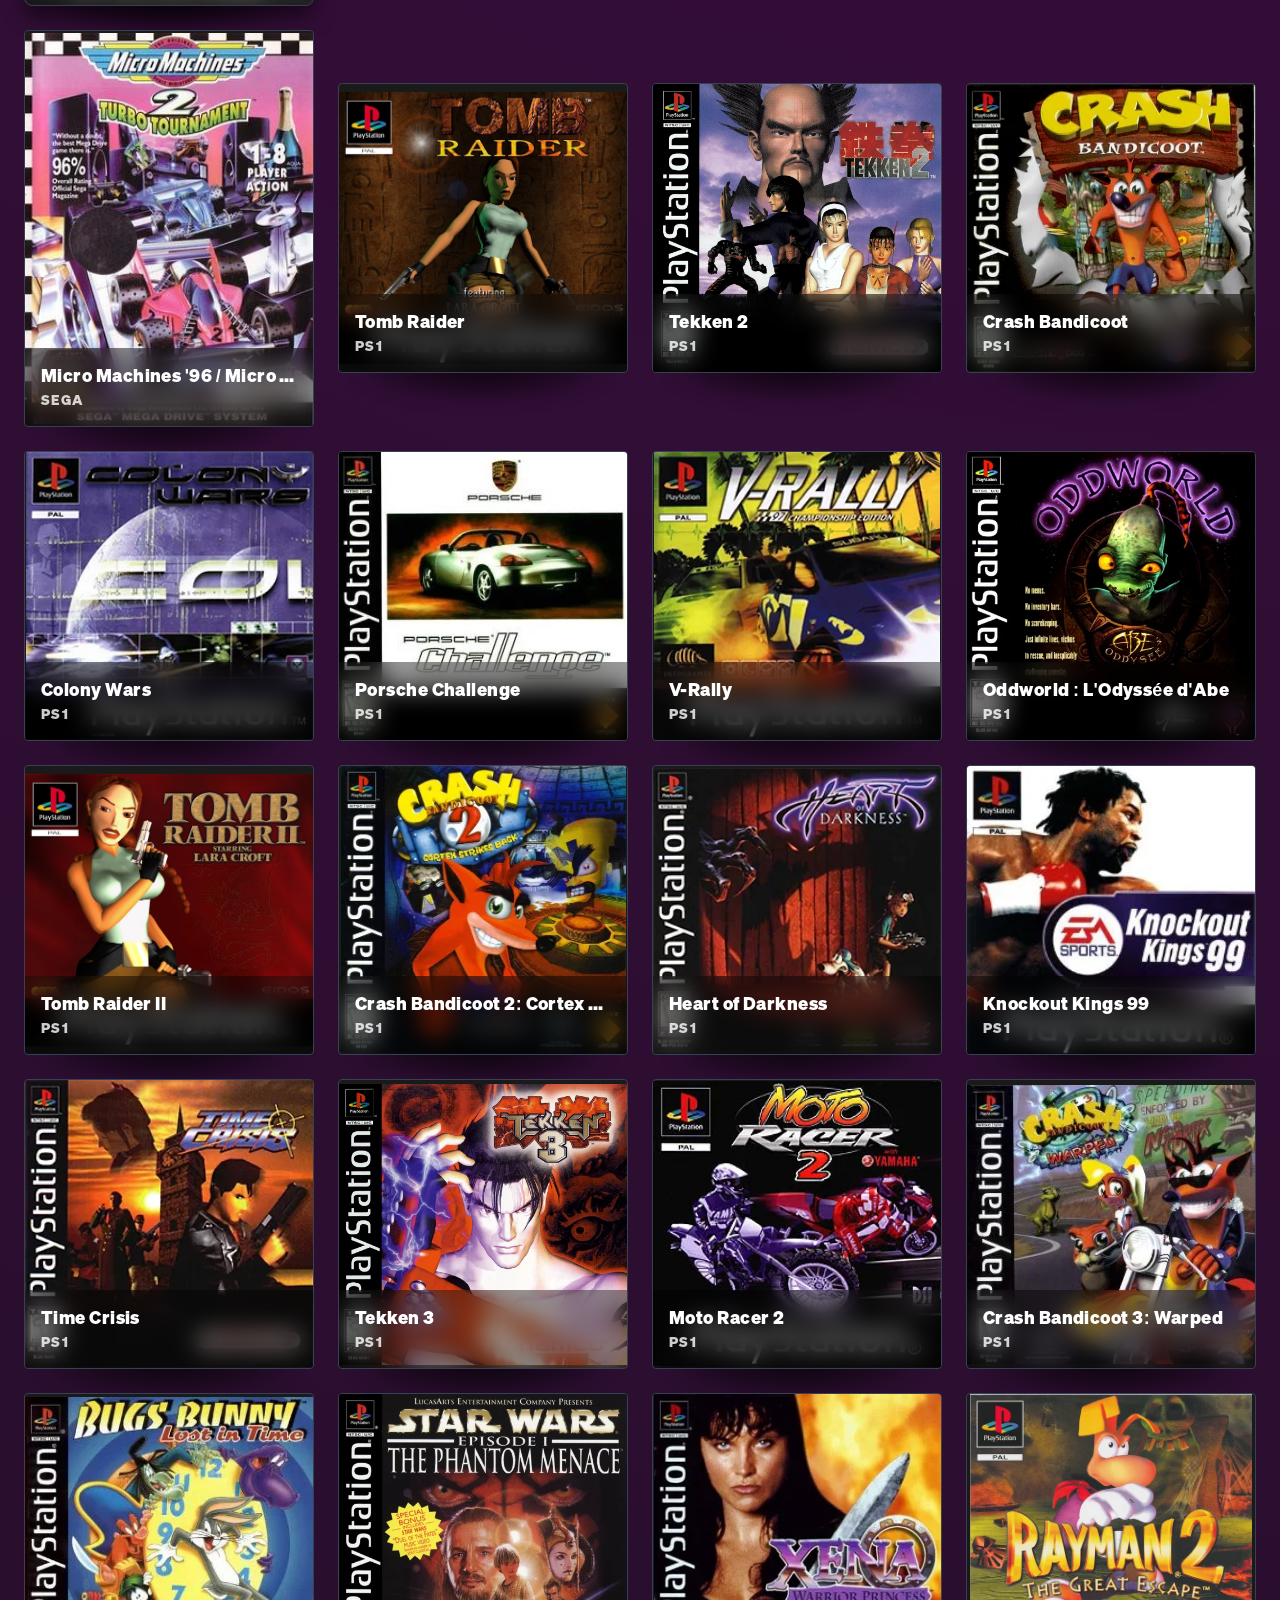
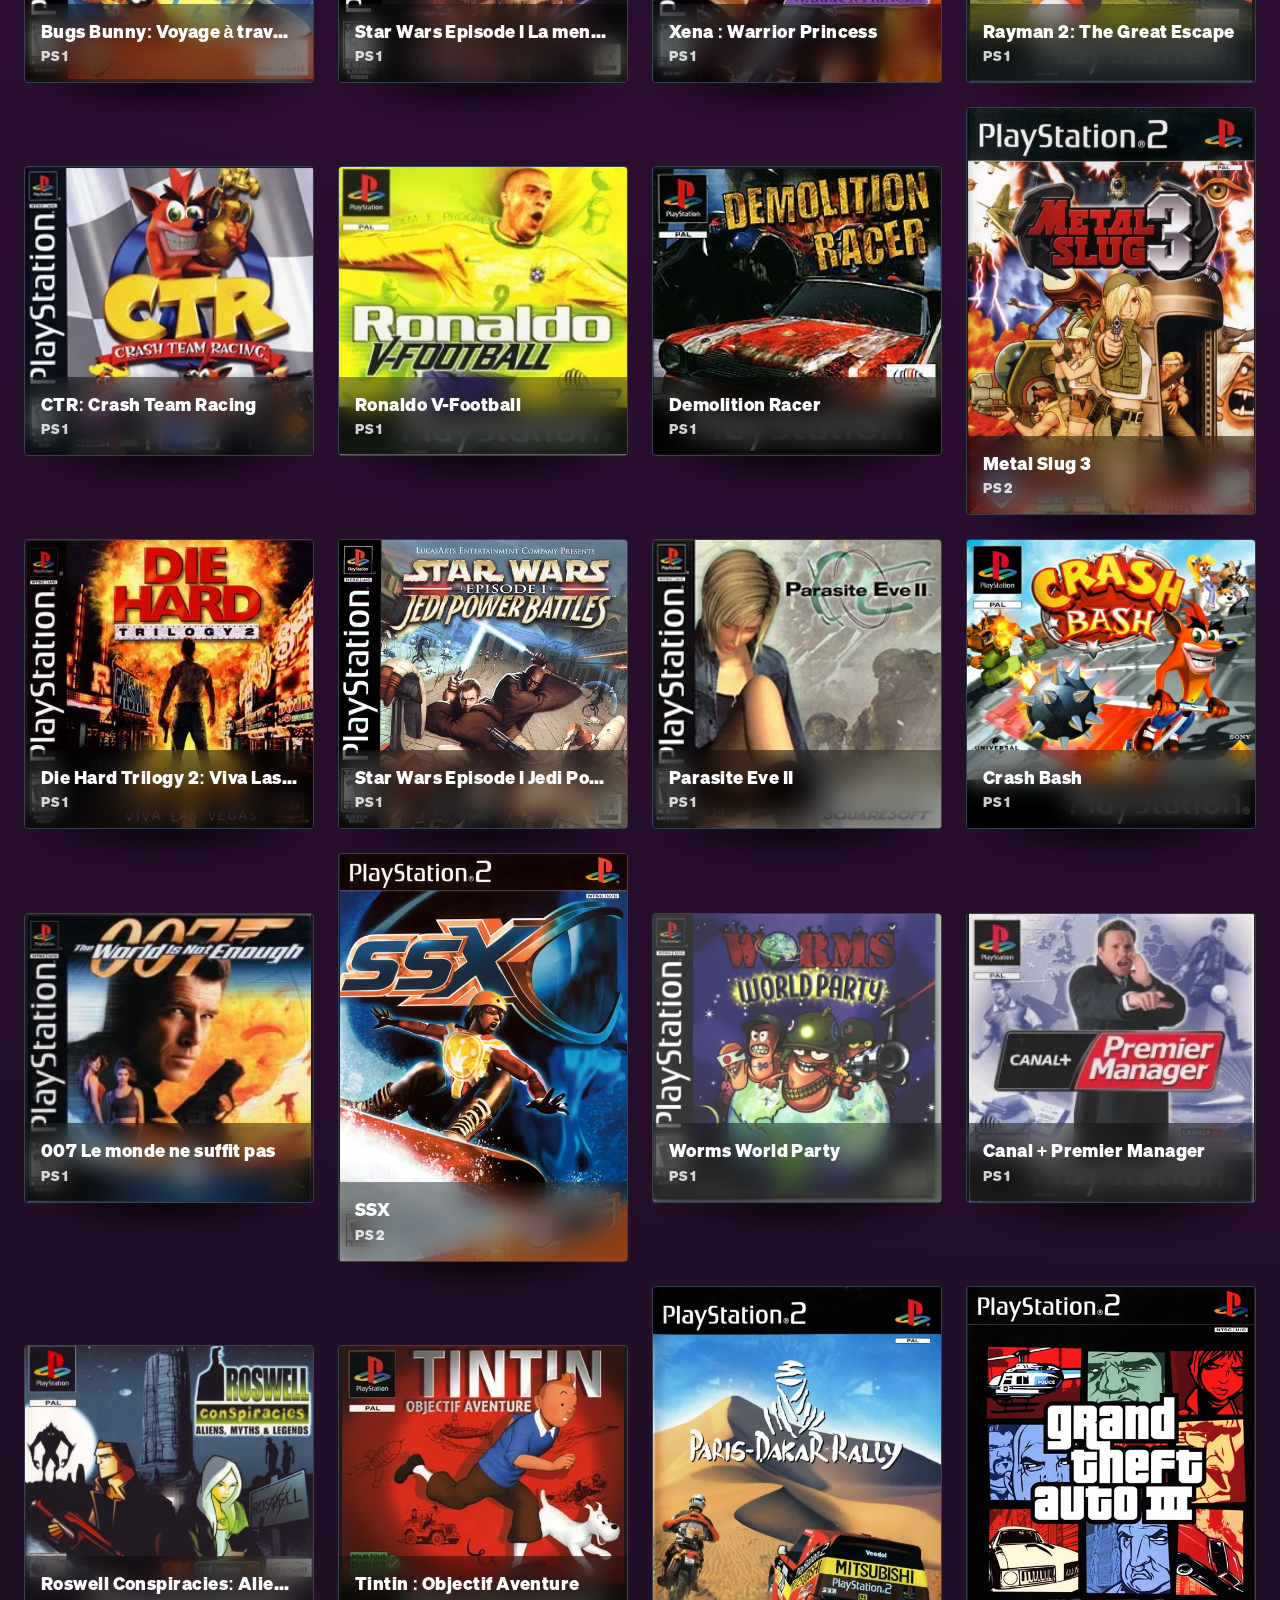
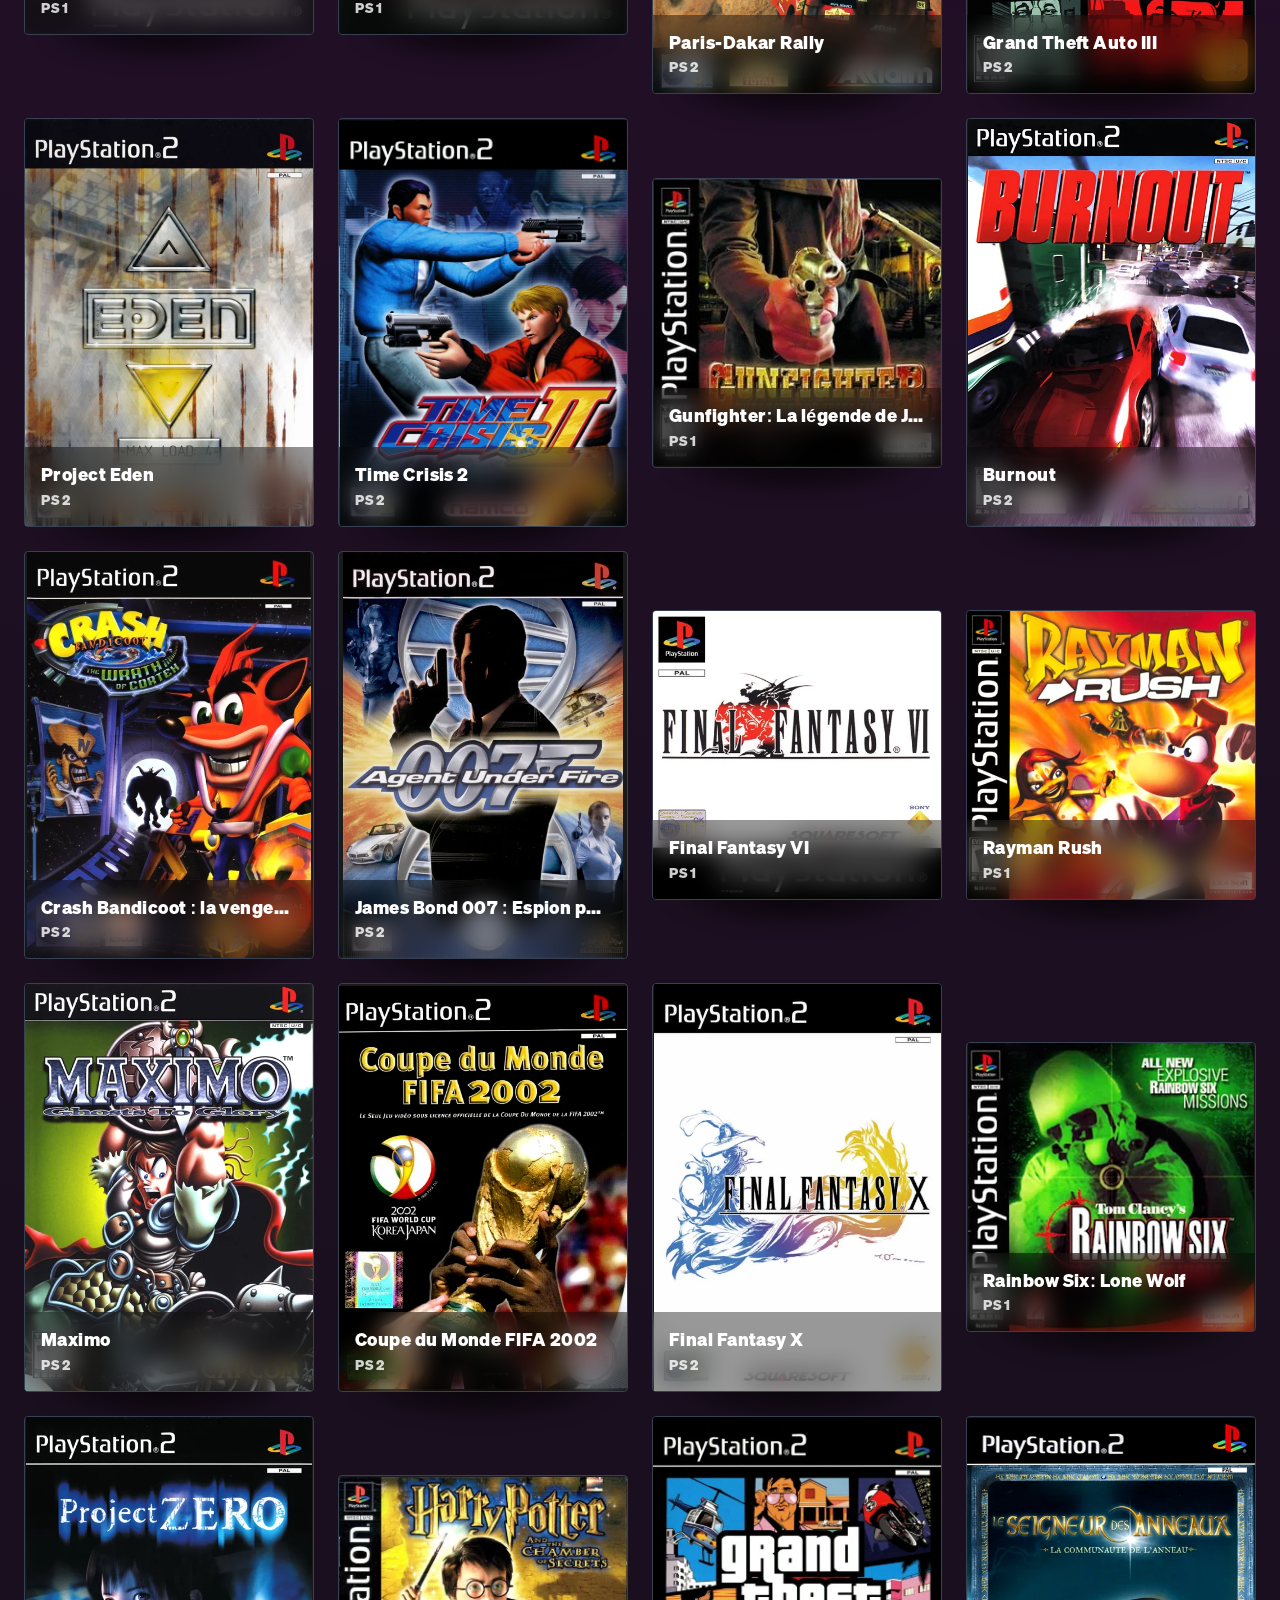
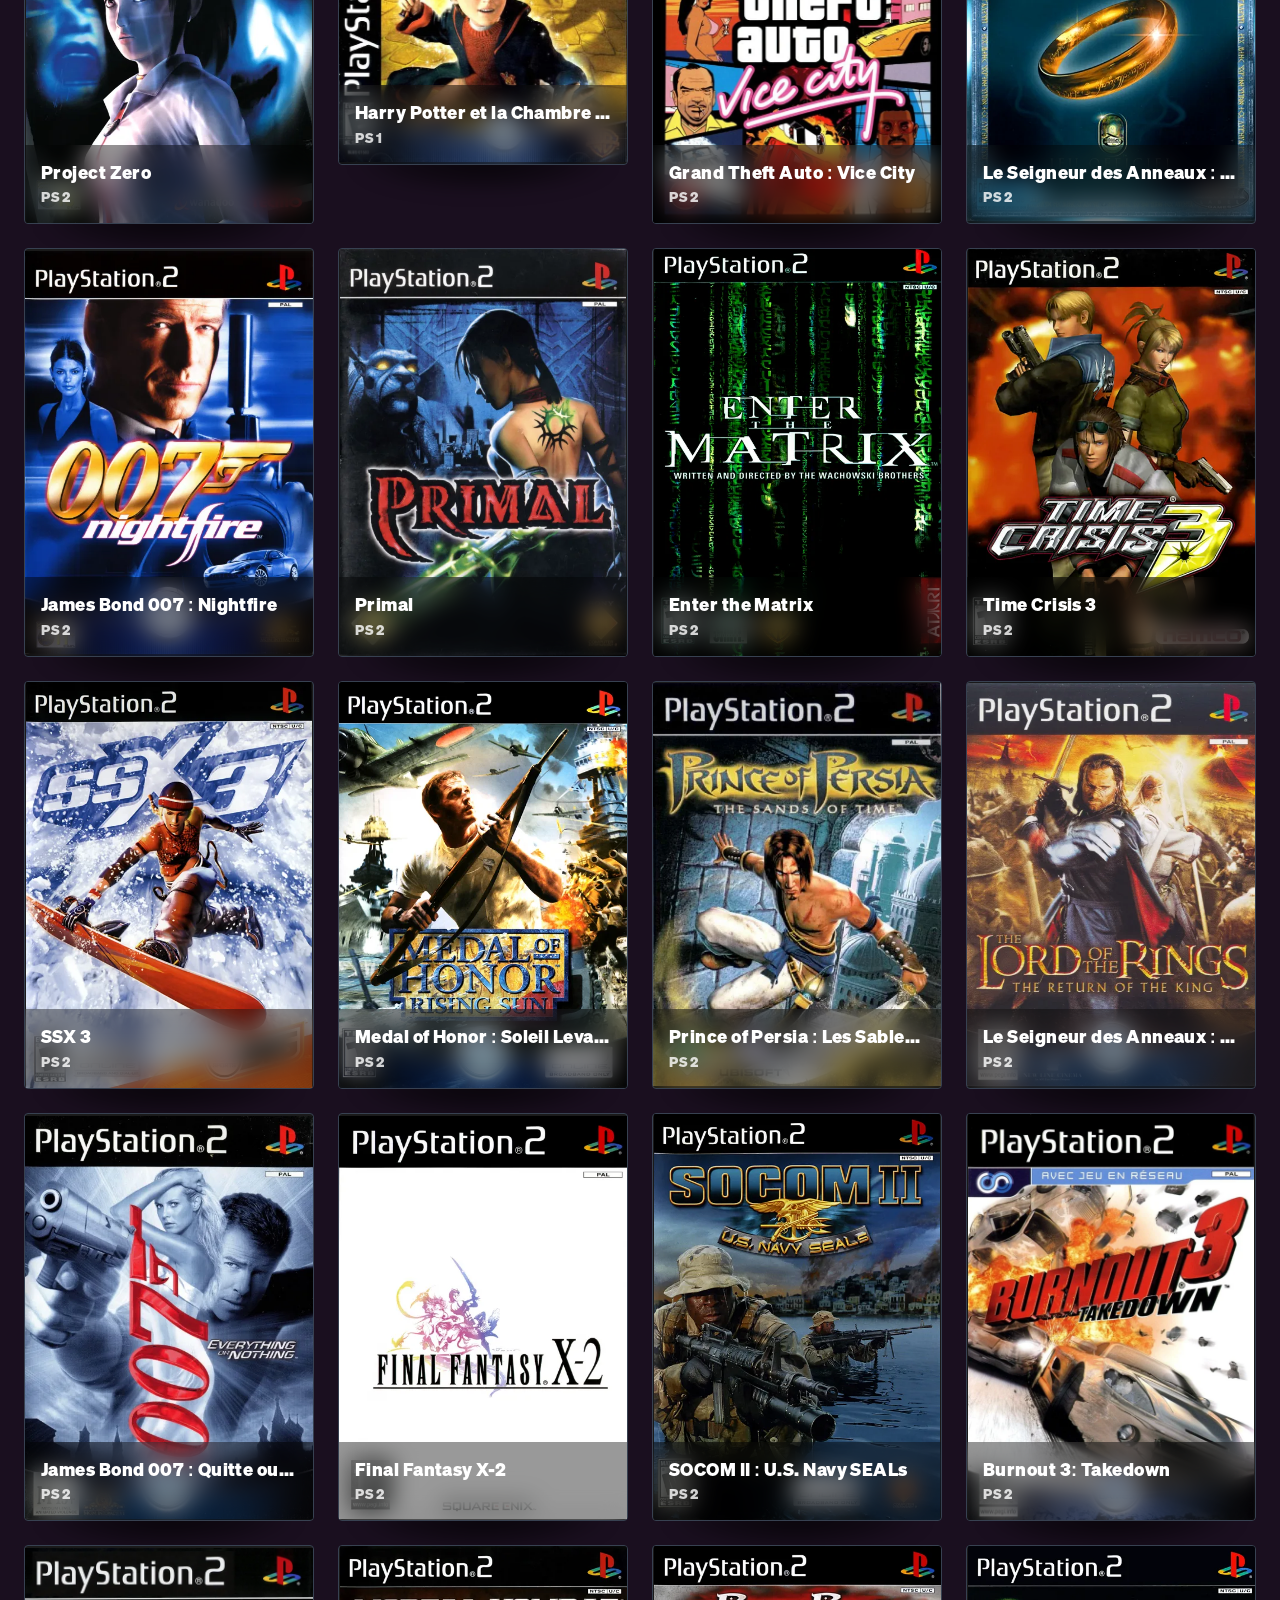
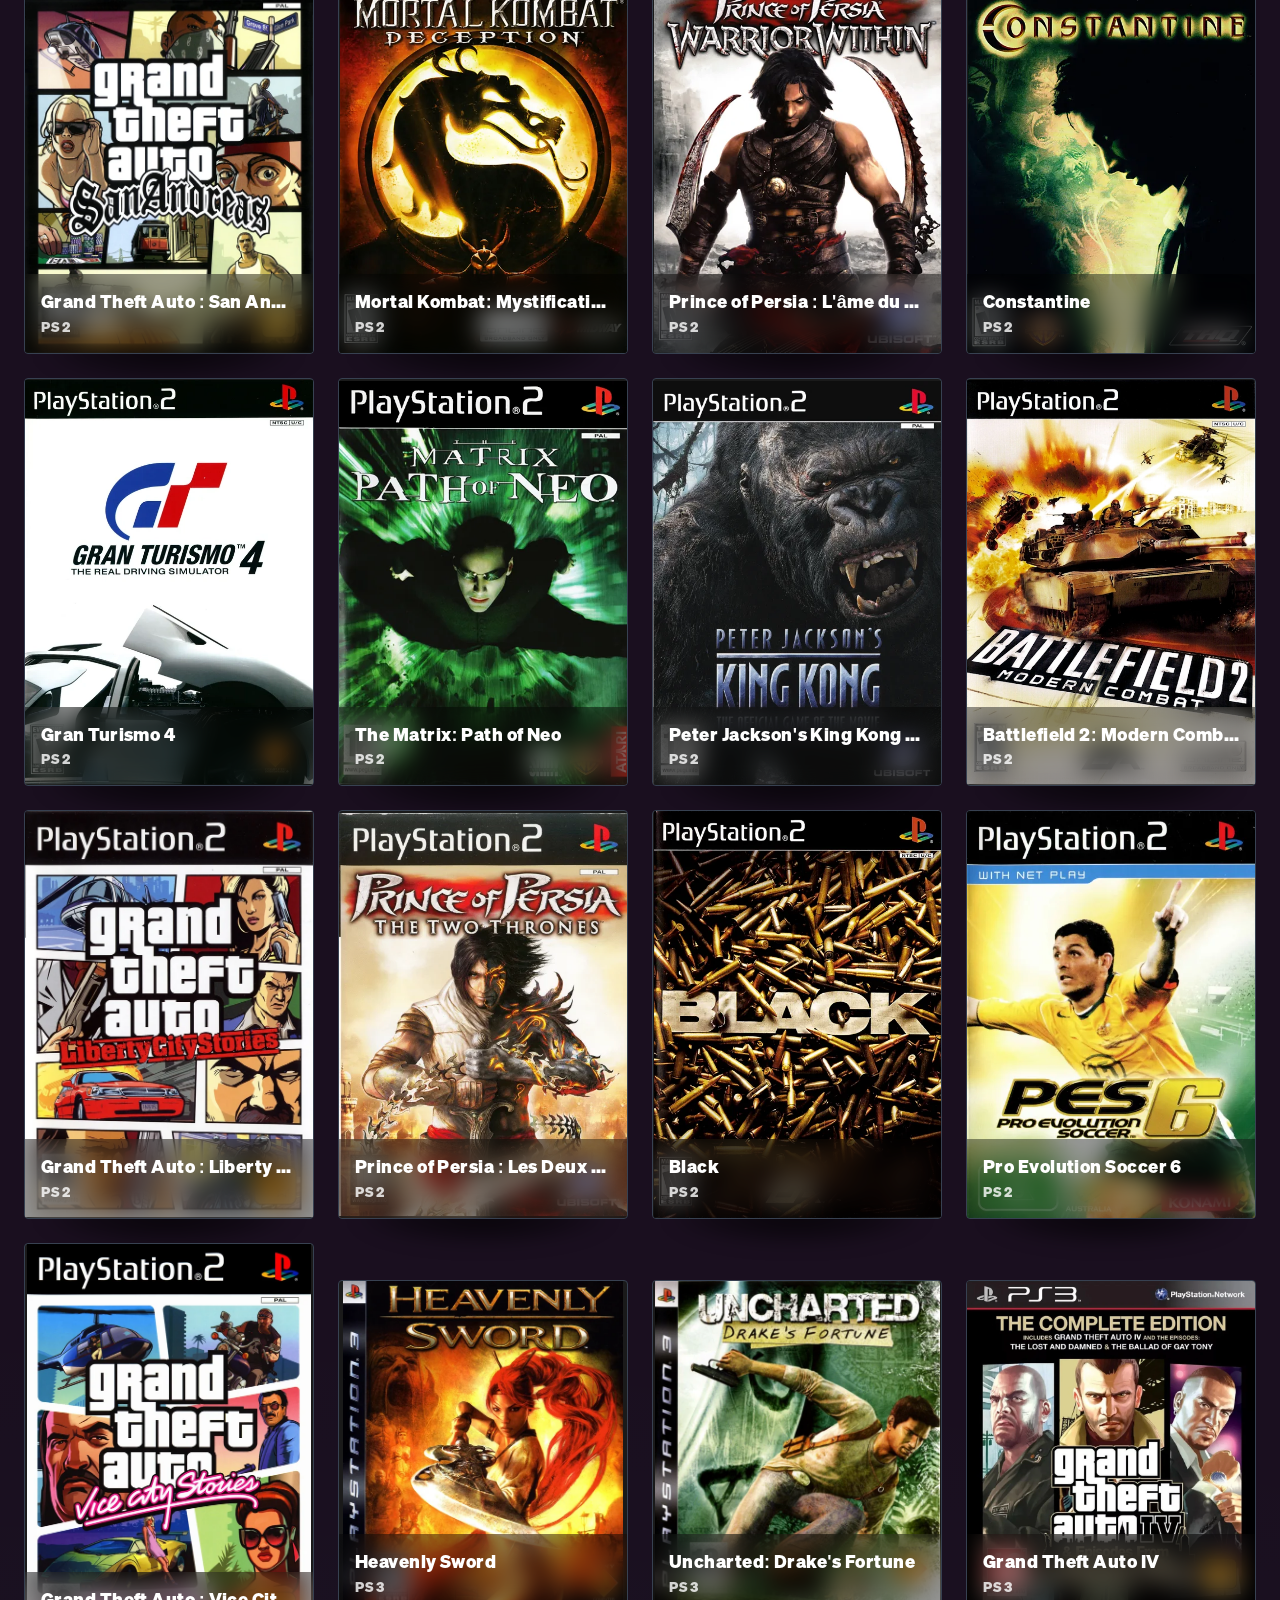
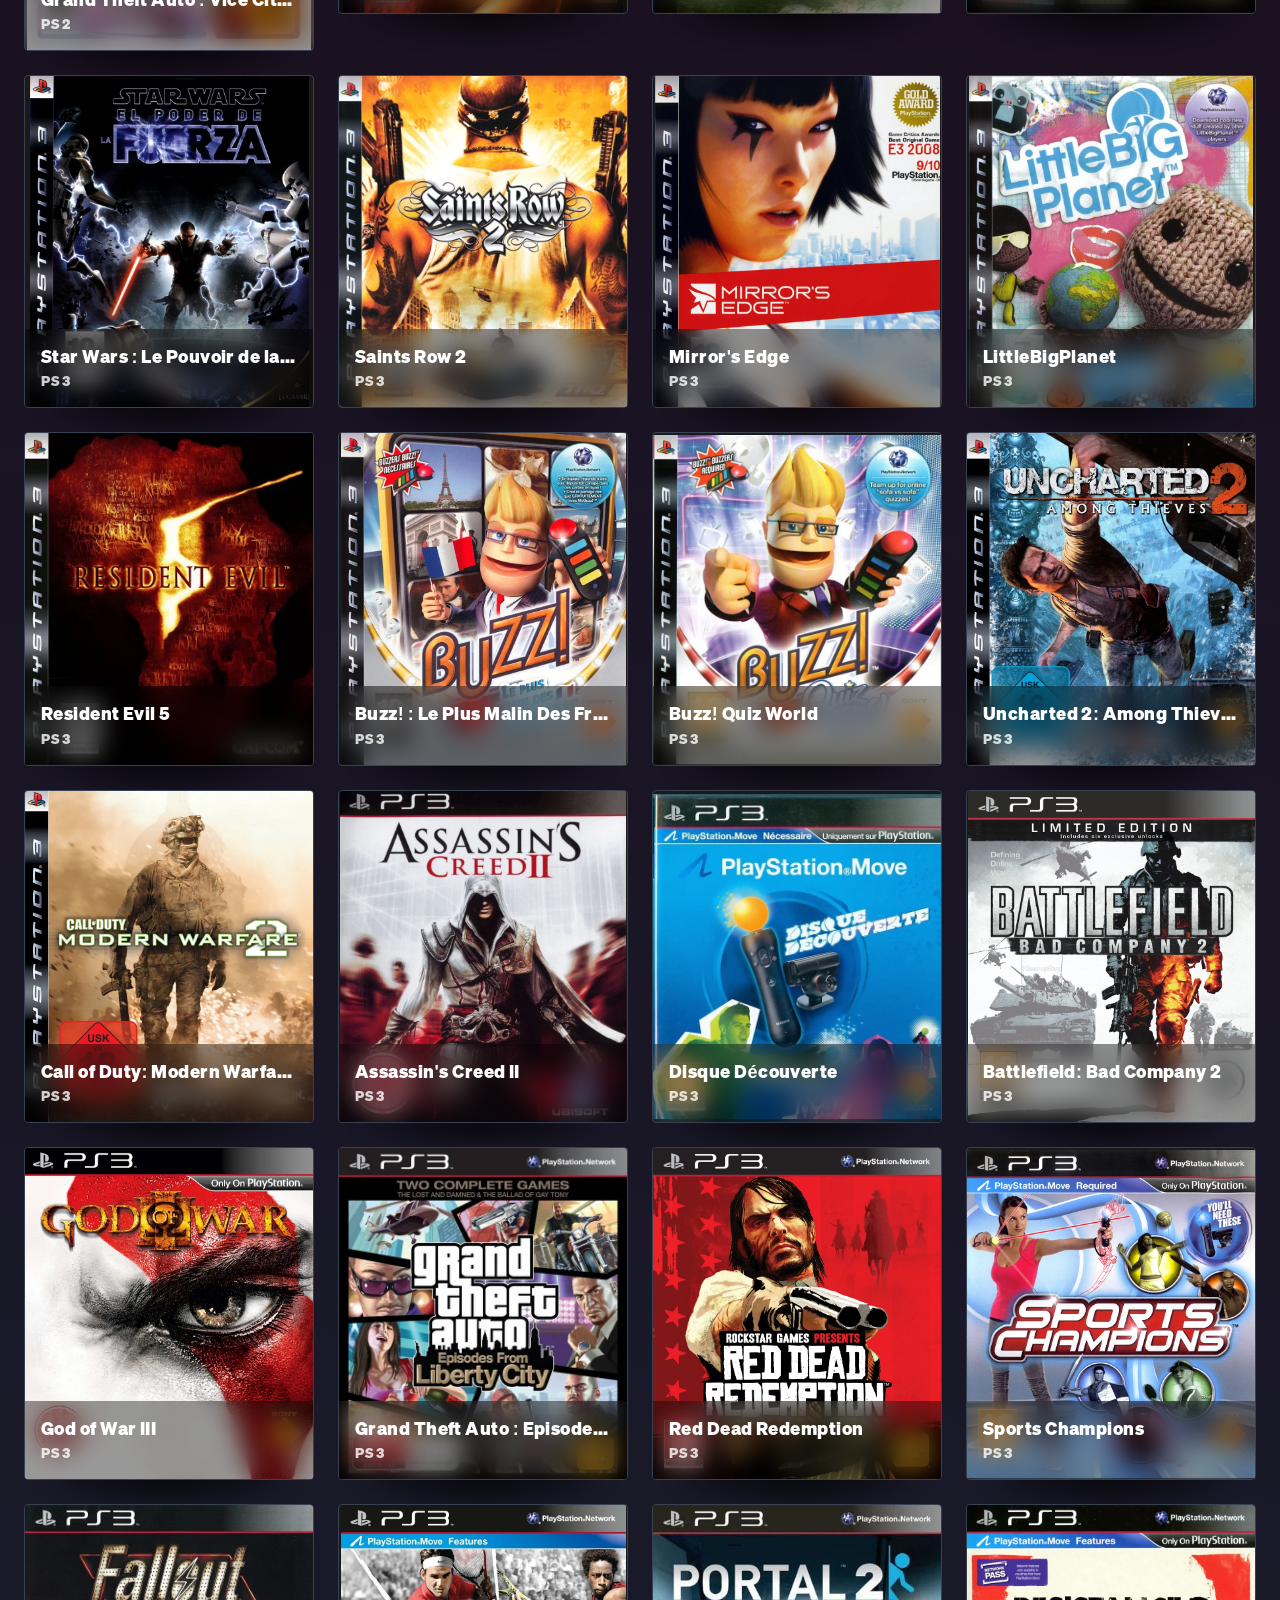
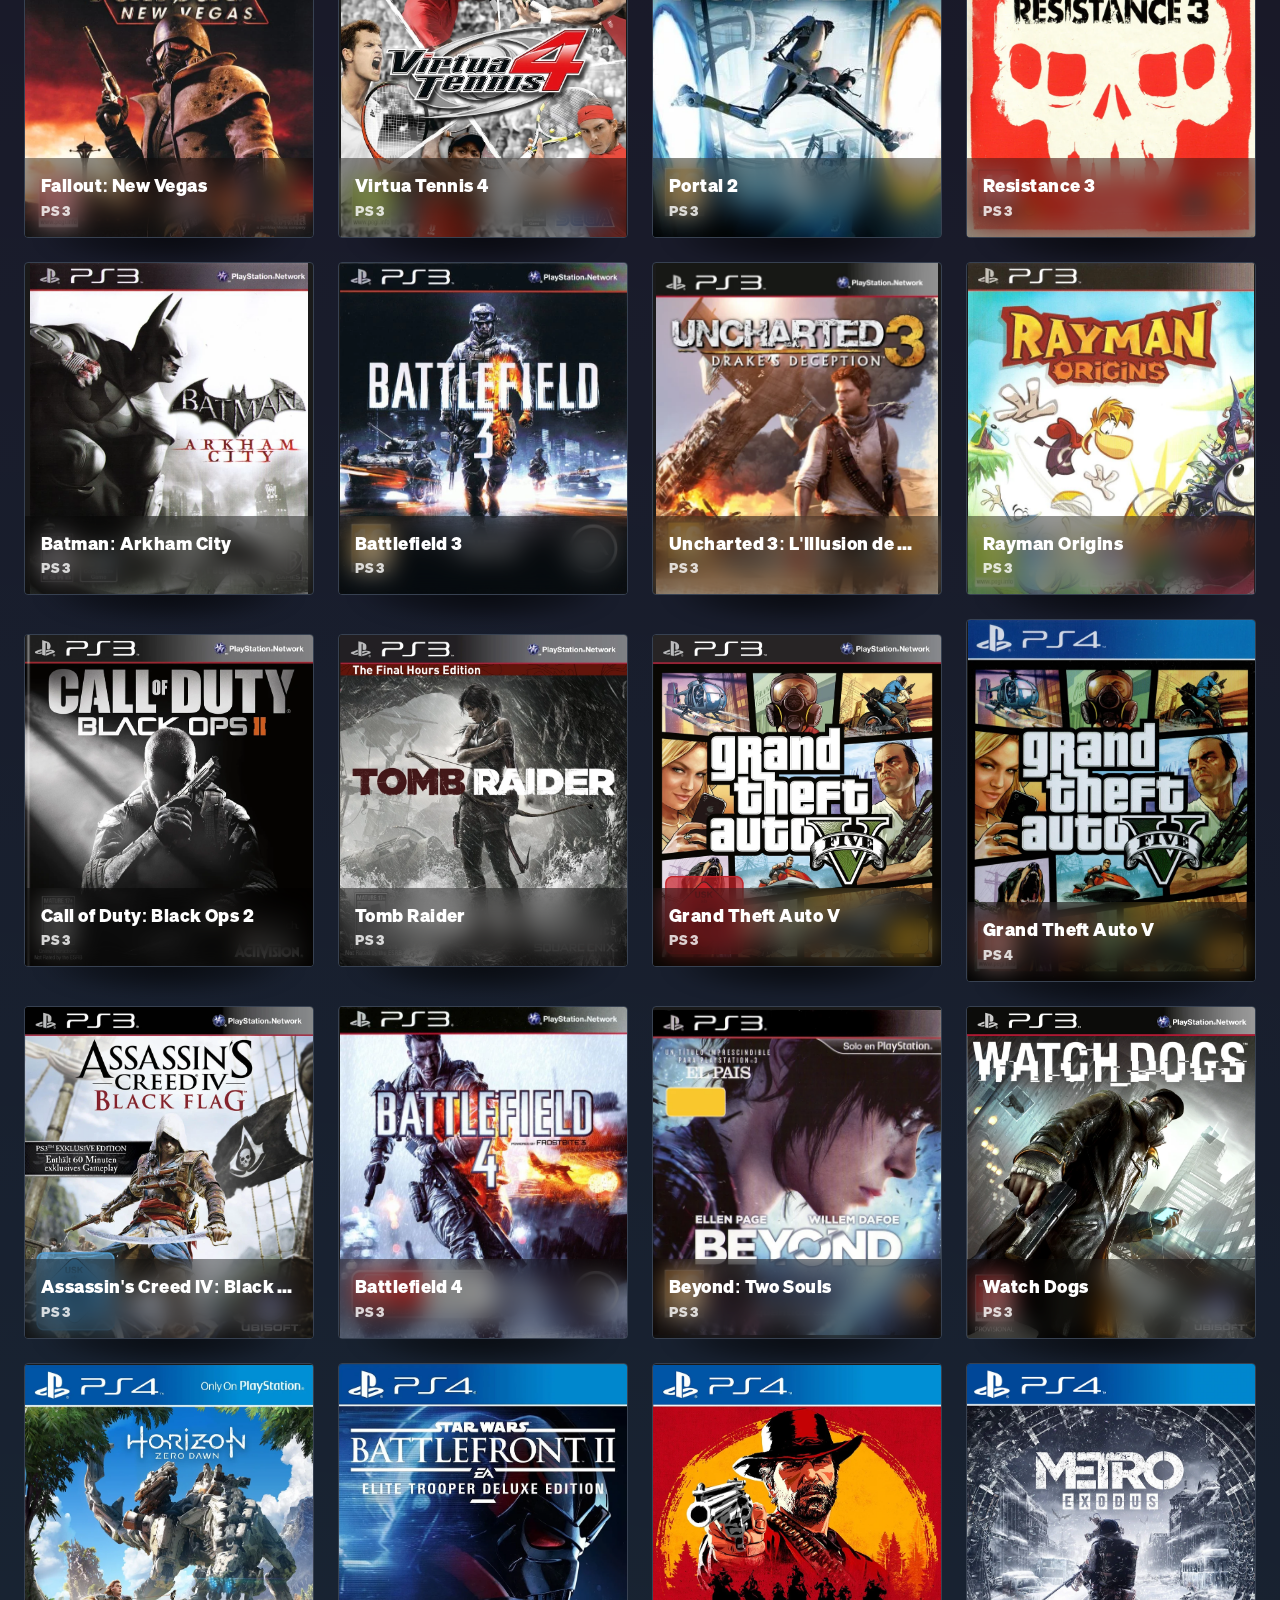
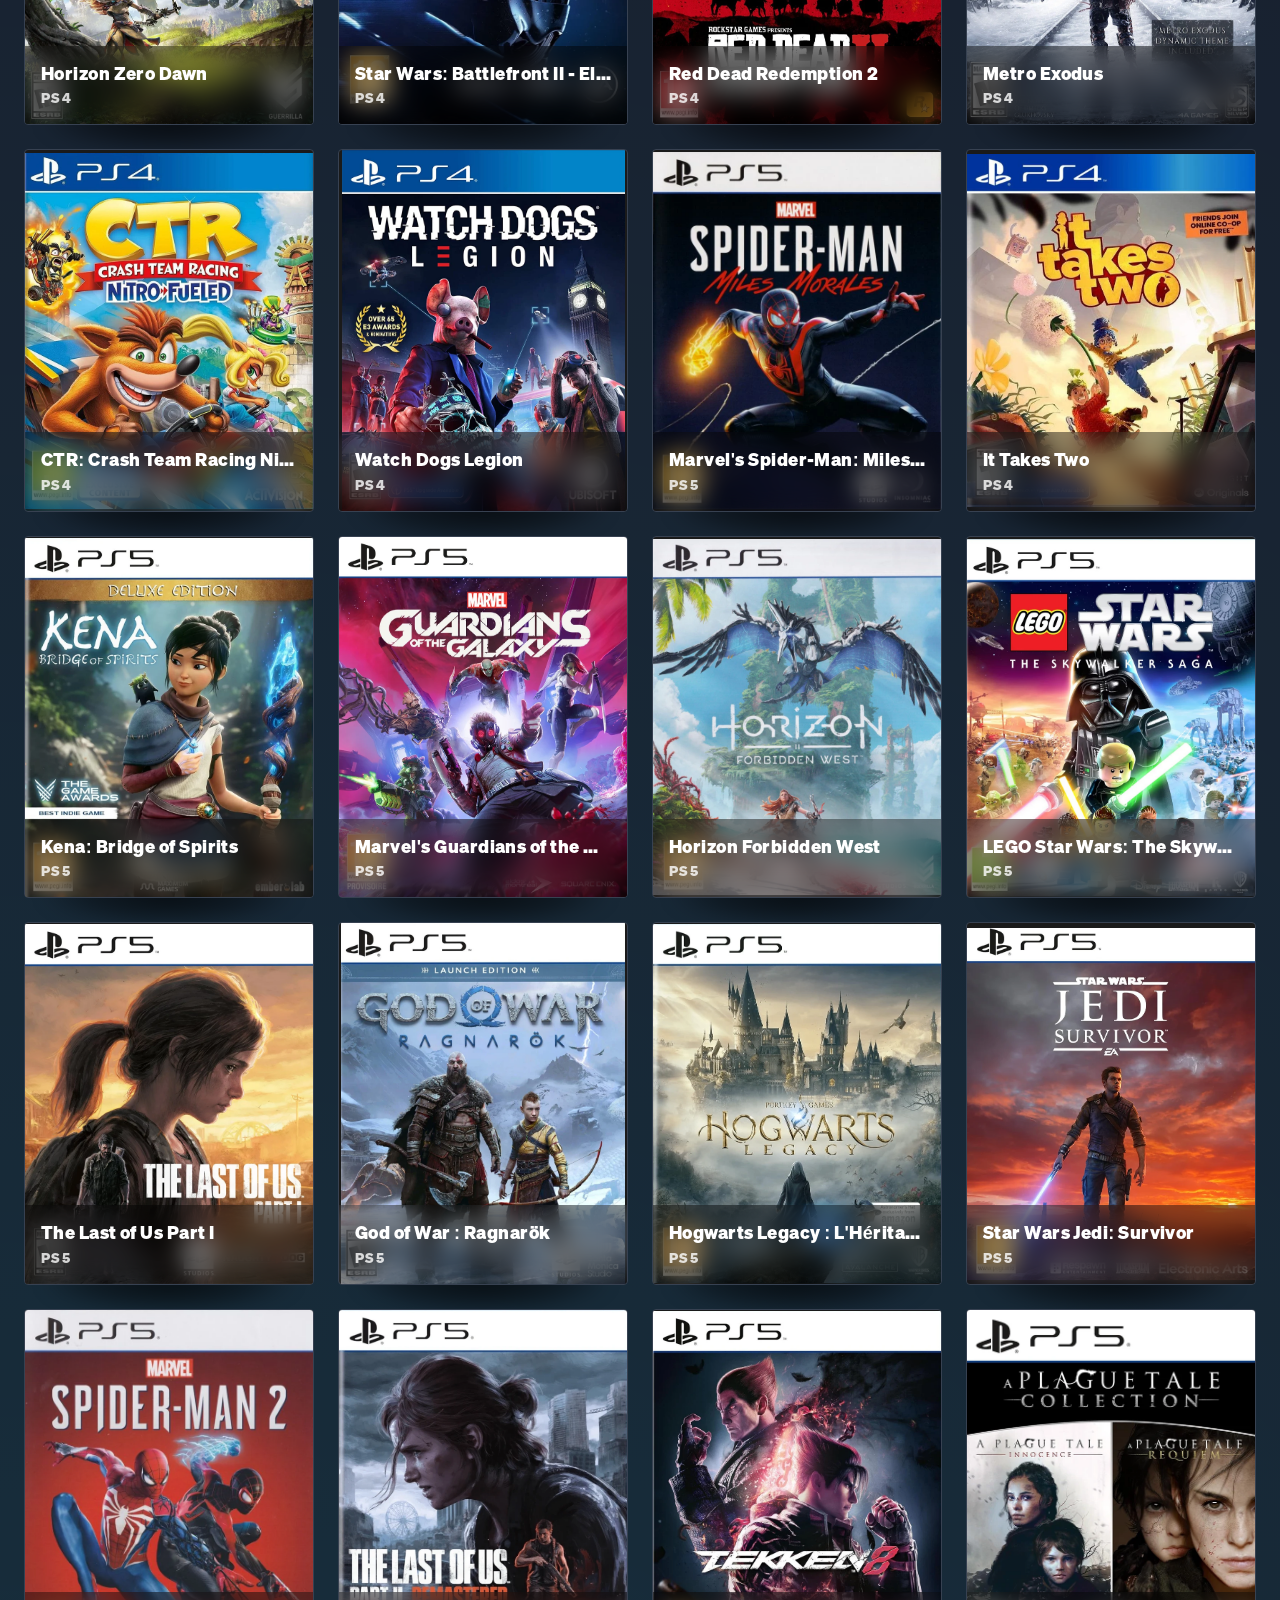
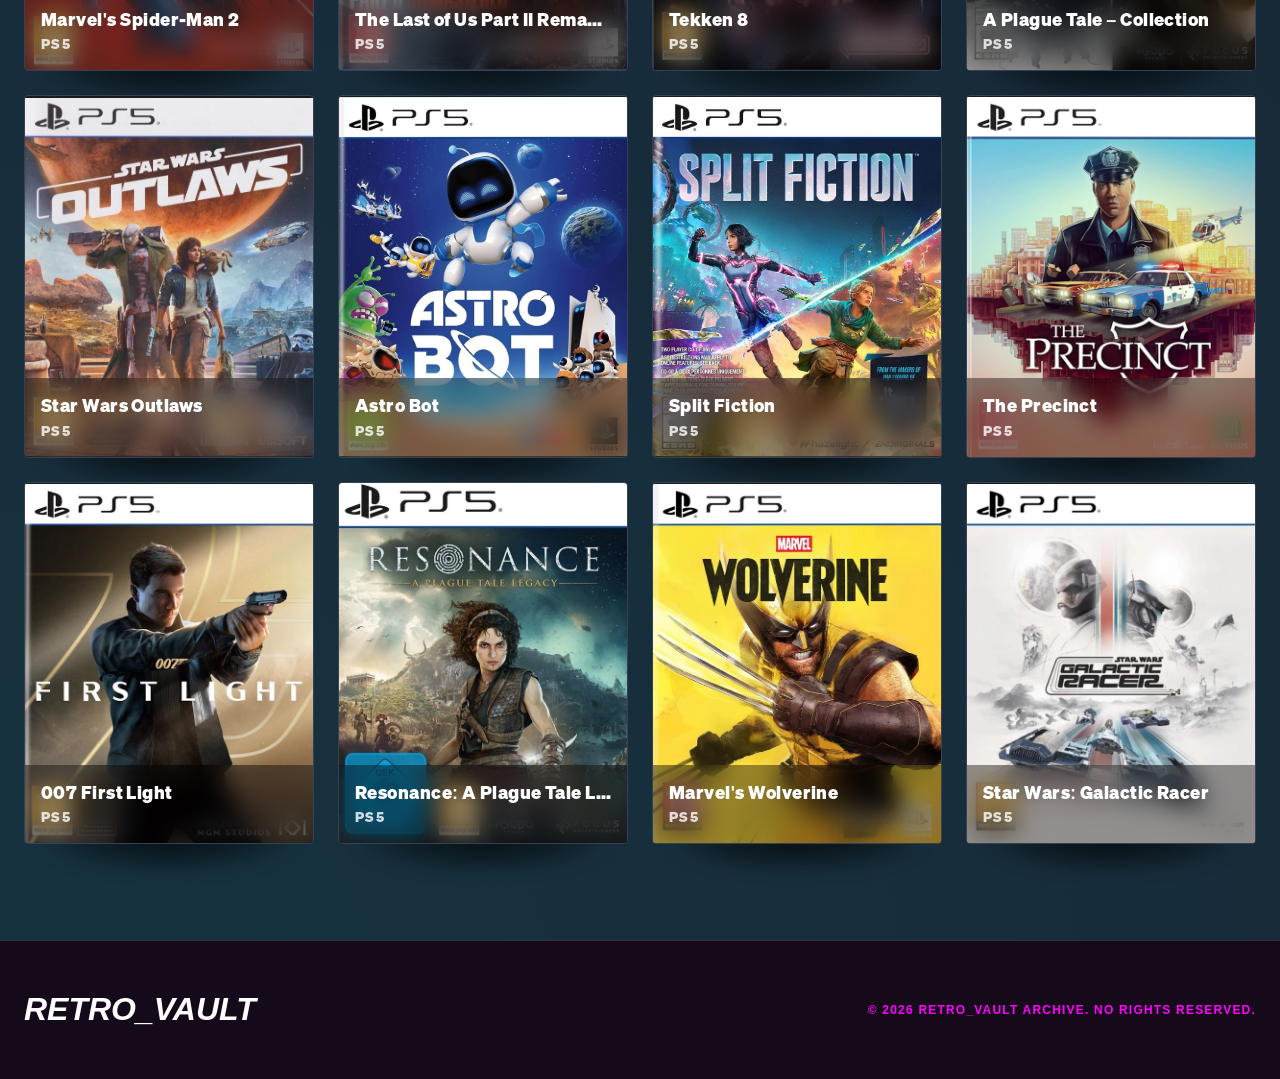
<file: software.html>
<!DOCTYPE html>
<html class="dark" lang="fr">
<head>
    <meta charset="utf-8"/>
    <meta content="width=device-width, initial-scale=1.0" name="viewport"/>
    <title>RETRO_VAULT | Software</title>
    <script src="tailwindcss-3.4.17.js"></script>
    <script id="tailwind-config" src="tailwind.js"></script>
    <link href="style/style.css" rel="stylesheet"/>
    <link href="style/software.css" rel="stylesheet"/>
    <link href="images/favicon-32x32.png" rel="icon" sizes="32x32" type="image/png"/>
    <link href="images/favicon.png" rel="icon" sizes="1024x1024" type="image/png"/>
</head>
<body class="font-body-md antialiased min-w-[320px] overflow-x-hidden selection:bg-neon-pink selection:text-surface-deep">
<!-- Scanline Overlay -->
<div class="fixed inset-0 scanlines"></div>
<div class="fixed inset-0 ambient-glow-pink pointer-events-none -z-10"></div>
<div class="fixed inset-0 ambient-glow-cyan pointer-events-none -z-10"></div>
<div class="fixed inset-0 grid-bg pointer-events-none -z-10"
     style="transform: perspective(500px) rotateX(60deg) translate(-9.1875px, 1.19048px);"></div>
<!-- TopNavBar -->
<header class="fixed top-0 w-full z-40 bg-surface/70 backdrop-blur-xl border-b border-glass-border shadow-[0_4px_20px_rgba(0,255,255,0.15)]">
    <div class="relative flex justify-between items-center w-full px-lg py-md max-w-container-max mx-auto">
        <a class="font-display-lg text-headline-lg tracking-tighter drop-shadow-[0_0_10px_rgba(255,0,255,0.8)] italic -skew-x-12"
           href="index.html">
            RETRO_VAULT
        </a>
        <div>
            <div class="hidden sm:flex items-center gap-9">
                <a class="text-electric-cyan border-b-2 border-electric-cyan pb-1 font-label-caps text-label-caps uppercase hover:border-electric-cyan hover:drop-shadow-[0_0_8px_#00FFFF] transition-all duration-300"
                   href="#">Software</a>
                <a class="text-on-surface-variant font-label-caps text-label-caps uppercase hover:text-neon-pink hover:drop-shadow-[0_0_8px_#FF00FF] transition-all duration-300"
                   href="hardware.html">Hardware</a>
                <a class="text-on-surface-variant font-label-caps text-label-caps uppercase hover:text-neon-green hover:drop-shadow-[0_0_8px_#39FF14] transition-all duration-300"
                   href="cabinet.html">Collection</a>
            </div>

            <div class="flex flex-1 justify-end items-center gap-4 md:gap-8">
                <button class="sm:hidden text-white flex flex-col items-center justify-center gap-[5px] p-1" id="mobile-menu-btn" aria-label="Menu" aria-expanded="false">
                    <span class="ham-line w-6 h-[2px] bg-current transition-transform duration-300"></span>
                    <span class="ham-line w-6 h-[2px] bg-current transition-transform duration-300"></span>
                    <span class="ham-line w-6 h-[2px] bg-current transition-transform duration-300"></span>
                </button>
            </div>
        </div>
        <!-- Mobile Menu Overlay -->
        <div class="absolute top-full right-lg min-w-[220px] bg-surface/70 backdrop-blur-xl border border-glass-border rounded-b-xl shadow-xl overflow-hidden hidden sm:hidden flex-col"
             id="mobile-menu">
            <a class="text-electric-cyan border-b-2 border-electric-cyan pb-1 font-medium py-4 px-6 hover:bg-electric-cyan/10 transition-colors"
               href="#">Software</a>
            <a class="text-on-surface-variant text-base font-medium py-4 px-6 hover:bg-electric-cyan/10 transition-colors"
               href="hardware.html">Hardware</a>
            <a class="text-on-surface-variant text-base font-medium py-4 px-6 hover:bg-electric-cyan/10 transition-colors"
               href="cabinet.html">Collection</a>
        </div>
    </div>
</header>
<!-- Main Content: Interactive Vault -->
<main class="max-w-container-max mx-auto px-md md:px-lg py-xl pt-[120px] relative z-10">
    <!-- Controls -->
    <div class="flex flex-col gap-md mb-xl">
        <div class="relative z-20 bg-surface-container/60 backdrop-blur-md p-lg rounded-xl border border-glass-border flex flex-col md:flex-row justify-between items-center gap-md">
            <div class="flex flex-row items-center justify-between gap-sm w-full md:w-auto">
                <div class="flex-1 min-w-0 pr-2">
                    <span class="font-display-lg text-headline-lg text-white italic uppercase tracking-tighter drop-shadow-[0_0_15px_rgba(255,255,255,0.8)] truncate block">SOFTWARE</span>
                    <span id="game-count" class="block font-label-caps text-label-caps text-on-surface-variant/70"></span>
                </div>
                <button id="options-btn"
                        class="md:hidden inline-flex items-center gap-sm rounded-full border border-glass-border bg-surface-container px-md py-sm text-on-surface-variant font-label-caps text-label-caps uppercase hover:border-electric-cyan hover:bg-electric-cyan hover:text-black hover:shadow-[0_0_12px_rgba(0,255,255,0.25)] transition-all"
                        aria-label="Filtres" aria-expanded="false">
                    <svg xmlns="http://www.w3.org/2000/svg" width="16" height="16" viewBox="0 0 24 24" fill="none" stroke="currentColor" stroke-width="2" stroke-linecap="round" stroke-linejoin="round" class="w-4 h-4">
                        <line x1="4" y1="21" x2="4" y2="14"></line>
                        <line x1="4" y1="10" x2="4" y2="3"></line>
                        <line x1="12" y1="21" x2="12" y2="12"></line>
                        <line x1="12" y1="8" x2="12" y2="3"></line>
                        <line x1="20" y1="21" x2="20" y2="16"></line>
                        <line x1="20" y1="12" x2="20" y2="3"></line>
                        <line x1="1" y1="14" x2="7" y2="14"></line>
                        <line x1="9" y1="8" x2="15" y2="8"></line>
                        <line x1="17" y1="16" x2="23" y2="16"></line>
                        <line x1="17" y1="12" x2="23" y2="12"></line>
                    </svg>
                    Filtres
                </button>
            </div>
            <div id="options-panel" class="overflow-hidden">
                <div class="flex flex-col gap-y-sm md:gap-y-md min-h-0">
                <div class="grid grid-cols-[auto_auto] items-center gap-x-sm gap-y-sm justify-start md:justify-end md:flex md:items-center md:gap-x-sm">
                <label for="console-filter-btn" class="font-label-caps text-label-caps text-on-surface-variant uppercase">Console</label>
                <div class="relative">
                    <button type="button" id="console-filter-btn"
                            class="inline-flex items-center justify-between gap-md min-w-[140px] bg-transparent border border-glass-border rounded px-md py-sm text-on-surface-variant font-label-caps text-label-caps uppercase hover:border-electric-cyan hover:bg-electric-cyan hover:text-black transition-all cursor-pointer"
                            aria-haspopup="listbox" aria-expanded="false">
                        <span id="console-filter-label">Toutes</span>
                        <svg xmlns="http://www.w3.org/2000/svg" width="16" height="16" viewBox="0 0 24 24" fill="none" stroke="currentColor" stroke-width="2" stroke-linecap="round" stroke-linejoin="round" class="w-4 h-4">
                            <polyline points="6 9 12 15 18 9"></polyline>
                        </svg>
                    </button>
                </div>
                    <label for="console-filter" class="hidden"></label><select id="console-filter" class="hidden">
                    <option value="">Toutes</option>
                    <option value="SEGA">Megadrive II</option>
                    <option value="PS1">PS1</option>
                    <option value="PS2">PS2</option>
                    <option value="PS3">PS3</option>
                    <option value="PS4">PS4</option>
                    <option value="PS5">PS5</option>
                </select>
                <span class="font-label-caps text-label-caps text-on-surface-variant uppercase md:border-l md:border-glass-border md:pl-sm">Prêtés</span>
                <div>
                    <button type="button" id="loaned-filter-btn" aria-pressed="false"
                            class="inline-flex items-center justify-between gap-md min-w-[140px] bg-transparent border border-glass-border rounded px-md py-sm text-on-surface-variant font-label-caps text-label-caps uppercase hover:border-electric-cyan hover:bg-electric-cyan hover:text-black transition-all cursor-pointer">
                        <span id="loaned-filter-label">Tous</span>
                        <svg xmlns="http://www.w3.org/2000/svg" width="14" height="14" viewBox="0 0 24 24" fill="none" stroke="currentColor" stroke-width="2" stroke-linecap="round" stroke-linejoin="round" class="w-4 h-4 shrink-0" aria-hidden="true">
                            <path d="M12 4h6a2 2 0 0 1 2 2v12a2 2 0 0 1-2 2h-6"></path>
                            <polyline points="8 8 4 12 8 16"></polyline>
                            <line x1="4" y1="12" x2="17" y2="12"></line>
                        </svg>
                    </button>
                </div>
                </div>
                <div class="grid grid-cols-[auto_auto] items-center gap-x-sm justify-end md:flex md:items-center md:gap-x-sm">
                <span class="font-label-caps text-label-caps text-on-surface-variant uppercase">Trier</span>
                <div class="flex gap-sm flex-wrap">
                    <button class="sort-btn inline-flex items-center gap-1 min-h-[34px] px-md py-sm rounded border border-glass-border text-on-surface-variant font-label-caps text-label-caps uppercase hover:border-electric-cyan hover:bg-electric-cyan hover:text-black hover:shadow-[0_0_15px_rgba(0,255,255,0.8)] transition-all"
                            data-sort="title">
                        Titre
                        <span class="sort-arrow invisible text-[10px] leading-none inline-block transition-transform duration-300">▲</span>
                    </button>
                    <button class="sort-btn inline-flex items-center gap-1 min-h-[34px] px-md py-sm rounded border border-electric-cyan text-electric-cyan font-label-caps text-label-caps uppercase hover:bg-electric-cyan hover:text-black hover:shadow-[0_0_15px_rgba(0,255,255,0.8)] transition-all"
                            data-sort="year">
                        Sortie
                        <span class="sort-arrow invisible text-[10px] leading-none inline-block transition-transform duration-300">▲</span>
                    </button>
                    <button class="sort-btn inline-flex items-center gap-1 min-h-[34px] px-md py-sm rounded border border-glass-border text-on-surface-variant font-label-caps text-label-caps uppercase hover:border-electric-cyan hover:bg-electric-cyan hover:text-black hover:shadow-[0_0_15px_rgba(0,255,255,0.8)] transition-all"
                            data-sort="note">
                        Metacritic
                        <span class="sort-arrow invisible text-[10px] leading-none inline-block transition-transform duration-300">▲</span>
                    </button>
                    <button class="sort-btn inline-flex items-center gap-1 min-h-[34px] px-md py-sm rounded border border-glass-border text-on-surface-variant font-label-caps text-label-caps uppercase hover:border-electric-cyan hover:bg-electric-cyan hover:text-black hover:shadow-[0_0_15px_rgba(0,255,255,0.8)] transition-all"
                            data-sort="ign">
                        IGN
                        <span class="sort-arrow invisible text-[10px] leading-none inline-block transition-transform duration-300">▲</span>
                    </button>
                    <button class="sort-btn inline-flex items-center gap-1 min-h-[34px] px-md py-sm rounded border border-glass-border text-on-surface-variant font-label-caps text-label-caps uppercase hover:border-electric-cyan hover:bg-electric-cyan hover:text-black hover:shadow-[0_0_15px_rgba(0,255,255,0.8)] transition-all"
                            data-sort="jvc">
                        JVC
                        <span class="sort-arrow invisible text-[10px] leading-none inline-block transition-transform duration-300">▲</span>
                    </button>
                </div>
                </div>
                </div>
            </div>
        </div>
        <div class="w-full">
            <label for="search-input"></label><input
                class="w-full bg-surface-container/60 backdrop-blur-md border border-glass-border rounded-xl p-md text-on-surface focus:border-electric-cyan focus:outline-none focus:ring-1 focus:ring-electric-cyan transition-colors font-label-caps text-label-caps"
                id="search-input" placeholder="RECHERCHER PAR TITRE..." type="text"/>
        </div>
    </div>
    <!-- Grid -->
    <div class="grid grid-cols-1 sm:grid-cols-2 md:grid-cols-3 lg:grid-cols-4 gap-lg" id="games-grid"></div>
</main>
<button id="toggle-view-btn" class="fixed bottom-6 right-6 z-50 w-14 h-14 rounded-full bg-surface-container border border-glass-border shadow-[0_0_15px_rgba(0,255,255,0.3)] flex items-center justify-center hover:border-electric-cyan hover:shadow-[0_0_20px_rgba(0,255,255,0.5)] transition-all duration-300 cursor-pointer" aria-label="Basculer la vue" data-view="grid">
    <svg id="toggle-view-icon" xmlns="http://www.w3.org/2000/svg" width="22" height="22" viewBox="0 0 24 24" fill="none" stroke="currentColor" stroke-width="2" stroke-linecap="round" stroke-linejoin="round" class="text-electric-cyan transition-transform duration-400">
        <rect x="3" y="3" width="7" height="7"></rect>
        <rect x="14" y="3" width="7" height="7"></rect>
        <rect x="3" y="14" width="7" height="7"></rect>
        <rect x="14" y="14" width="7" height="7"></rect>
    </svg>
</button>
<!-- Console dropdown: direct child of body so position:fixed escapes filtered/transformed ancestors -->
<div id="console-filter-options" class="hidden rounded bg-surface-container border border-glass-border shadow-xl overflow-hidden w-max max-w-full">
    <button type="button" data-console="" class="console-option block w-full text-left px-md py-sm font-label-caps text-label-caps uppercase text-electric-cyan hover:bg-electric-cyan hover:text-black transition-colors">Toutes</button>
    <button type="button" data-console="SEGA" class="console-option block w-full text-left px-md py-sm font-label-caps text-label-caps uppercase text-on-surface-variant hover:bg-electric-cyan hover:text-black transition-colors">Megadrive II</button>
    <button type="button" data-console="PS1" class="console-option block w-full text-left px-md py-sm font-label-caps text-label-caps uppercase text-on-surface-variant hover:bg-electric-cyan hover:text-black transition-colors">PS1</button>
    <button type="button" data-console="PS2" class="console-option block w-full text-left px-md py-sm font-label-caps text-label-caps uppercase text-on-surface-variant hover:bg-electric-cyan hover:text-black transition-colors">PS2</button>
    <button type="button" data-console="PS3" class="console-option block w-full text-left px-md py-sm font-label-caps text-label-caps uppercase text-on-surface-variant hover:bg-electric-cyan hover:text-black transition-colors">PS3</button>
    <button type="button" data-console="PS4" class="console-option block w-full text-left px-md py-sm font-label-caps text-label-caps uppercase text-on-surface-variant hover:bg-electric-cyan hover:text-black transition-colors">PS4</button>
    <button type="button" data-console="PS5" class="console-option block w-full text-left px-md py-sm font-label-caps text-label-caps uppercase text-on-surface-variant hover:bg-electric-cyan hover:text-black transition-colors">PS5</button>
</div>
<!-- Footer -->
<footer class="w-full mt-xl bg-surface-container-lowest border-t border-glass-border z-10 relative">
    <div class="flex flex-col md:flex-row justify-between items-center w-full px-lg py-xl max-w-container-max mx-auto gap-md">
        <div class="font-headline-lg text-headline-lg text-secondary italic">
            RETRO_VAULT
        </div>
        <div class="font-label-caps text-label-caps text-neon-pink">
            © 2026 RETRO_VAULT ARCHIVE. NO RIGHTS RESERVED.
        </div>
    </div>
</footer>
<script src="script/script.js"></script>
<script src="script/software.js"></script>
</body>
</html>
</file>
<file: style/style.css>
/* fallback */
@font-face {
	font-family: sans-serif;
	font-style: normal;
	font-weight: 100 700;
}
/* Söhne — body text (hardware + software) */
@font-face {
	font-family: 'Soehne';
	font-style: normal;
	font-weight: 400;
	src: url('../fonts/Soehne-Buch.otf') format('opentype');
}
@font-face {
	font-family: 'Soehne';
	font-style: italic;
	font-weight: 400;
	src: url('../fonts/Soehne-BuchItalic.otf') format('opentype');
}
@font-face {
	font-family: 'Soehne';
	font-style: normal;
	font-weight: 500;
	src: url('../fonts/Soehne-Medium.otf') format('opentype');
}
@font-face {
	font-family: 'Soehne';
	font-style: italic;
	font-weight: 500;
	src: url('../fonts/Soehne-MediumItalic.otf') format('opentype');
}
@font-face {
	font-family: 'Soehne';
	font-style: normal;
	font-weight: 600;
	src: url('../fonts/Soehne-Semibold.otf') format('opentype');
}
@font-face {
	font-family: 'Soehne';
	font-style: normal;
	font-weight: 700;
	src: url('../fonts/Soehne-Bold.otf') format('opentype');
}

/* Press Start 2P — retro-futuristic pixel title (homepage hero) */
@font-face {
	font-family: 'PressStart2P';
	font-style: normal;
	font-weight: 400;
	src: url('../fonts/PressStart2P-Regular.ttf') format('truetype');
}

body {
	background-attachment: fixed;
	min-height: 100vh;
	color: #f1dcf4;
}

body {
	background: radial-gradient(circle at top right, rgba(255, 0, 255, 0.15), transparent 40%),
				radial-gradient(circle at bottom left, rgba(0, 255, 255, 0.15), transparent 40%),
				#1a0f1f;
}

.scanlines {
	position: fixed;
	top: 0; left: 0;
	background: linear-gradient(
		to bottom,
		rgba(255,255,255,0),
		rgba(255,255,255,0) 50%,
		rgba(0,0,0,0.1) 50%,
		rgba(0,0,0,0.1)
	);
	background-size: 100% 4px;
	pointer-events: none;
	z-index: 9999;
	opacity: 0.5;
}

@keyframes flicker {
	0% { opacity: 0.98; }
	100% { opacity: 1; }
}

.glass-panel {
	background: rgba(15, 5, 20, 0.7);
	backdrop-filter: blur(12px);
	border: 1px solid rgba(255, 255, 255, 0.1);
}

.grid-bg {
	background-image: 
		linear-gradient(to right, rgba(255, 255, 255, 0.05) 1px, transparent 1px),
		linear-gradient(to bottom, rgba(255, 255, 255, 0.05) 1px, transparent 1px);
	background-size: 40px 40px;
	transform: perspective(500px) rotateX(60deg);
	transform-origin: bottom;
	position: absolute;
	bottom: 0;
	width: 100%;
	height: 50vh;
	z-index: -1;
}

.ambient-glow-pink {
	background: radial-gradient(circle at 80% 20%, rgba(255, 255, 255, 0.05) 0%, transparent 40%);
}

.ambient-glow-cyan {
	background: radial-gradient(circle at 20% 80%, rgba(255, 255, 255, 0.05) 0%, transparent 40%);
}

.glass-panel {
	background: rgba(31, 32, 31, 0.7);
	backdrop-filter: blur(12px);
	border: 1px solid rgba(255, 255, 255, 0.1);
}

/* Custom scrollbar for modern feel */
::-webkit-scrollbar {
	width: 8px;
}
::-webkit-scrollbar-track {
	background: #564052;
}
::-webkit-scrollbar-thumb {
	background: #3d3042;
	border-radius: 4px;
}
::-webkit-scrollbar-thumb:hover {
	background: #a4899d;
}

/* Mobile Menu */
#mobile-menu {
	opacity: 0;
	pointer-events: none;
	transform: translateY(-10px);
	transition: opacity 0.3s ease, transform 0.3s ease;
}
#mobile-menu.menu-open {
	opacity: 1;
	pointer-events: auto;
	transform: translateY(0);
}

/* Hamburger -> X animation */
#mobile-menu-btn.open .ham-line:nth-child(1) {
	transform: translateY(7px) rotate(45deg);
}
#mobile-menu-btn.open .ham-line:nth-child(2) {
	opacity: 0;
}
#mobile-menu-btn.open .ham-line:nth-child(3) {
	transform: translateY(-7px) rotate(-45deg);
}
</file>
<file: style/index.css>
/* Pixel arcade title: gradient fill + neon glow */
.title-arcade {
	font-family: 'PressStart2P', 'monospace', sans-serif;
	font-size: clamp(30px, 9vw, 66px);
	line-height: 1.4;
	letter-spacing: 0.05em;
	text-transform: uppercase;
	background: linear-gradient(180deg, #ffffff 0%, #00ffff 45%, #ff00ff 100%);
	-webkit-background-clip: text;
	background-clip: text;
	color: transparent;
	filter: drop-shadow(0 0 10px rgba(0, 255, 255, 0.55)) drop-shadow(0 0 22px rgba(255, 0, 255, 0.45));
}
.title-arcade-the {
	font-size: 0.55em;
	vertical-align: baseline;
}

.material-symbols-outlined {
	font-family: system-ui;
	font-weight: normal;
	font-style: normal;
	font-size: 24px;
	line-height: 1;
	letter-spacing: normal;
	text-transform: none;
	display: inline-block;
	white-space: nowrap;
	word-wrap: normal;
	direction: ltr;
	-webkit-font-smoothing: antialiased;
}

.neon-shadow-cyan {
	box-shadow: 0 0 20px rgba(255, 255, 255, 0.1);
}

.neon-shadow-pink {
	box-shadow: 0 0 20px rgba(255, 255, 255, 0.1);
}

.neon-shadow-green {
	box-shadow: 0 0 25px rgba(57, 255, 20, 0.35), inset 0 0 20px rgba(57, 255, 20, 0.05);
}

.crt-flicker {
	animation: crt 0.15s infinite;
	opacity: 0.95;
}

@keyframes crt {
	0% { opacity: 0.95; }
	50% { opacity: 1; }
	100% { opacity: 0.95; }
}
</file>
<file: style/cabinet.css>
/* ===== Collection cabinet: clickable shelf zones ===== */
.shelf-hotspot {
	border-radius: 6px;
	border: 1px solid rgba(255, 255, 255, 0.0);
	background: transparent;
	transition: background 0.25s ease, border-color 0.25s ease, box-shadow 0.25s ease;
	outline: none;
}
.shelf-hotspot .shelf-hotspot-label {
	position: absolute;
	top: 4px;
	right: 6px;
	font-family: sans-serif;
	font-size: 11px;
	font-weight: 700;
	letter-spacing: 0.08em;
	color: rgba(255, 255, 255, 0.0);
	transition: color 0.25s ease;
}
.shelf-hotspot:hover,
.shelf-hotspot:focus-visible {
	background: rgba(0, 255, 255, 0.10);
	border-color: rgba(0, 255, 255, 0.7);
	box-shadow: 0 0 20px rgba(0, 255, 255, 0.35), inset 0 0 12px rgba(0, 255, 255, 0.2);
}
.shelf-hotspot:hover .shelf-hotspot-label,
.shelf-hotspot:focus-visible .shelf-hotspot-label {
	color: #00FFFF;
}

/* ===== Shelf modal: animate from shelf rect → fullscreen via CSS vars ===== */
#shelf-modal {
	position: fixed;
	z-index: 50;
	top: var(--modal-top, 0px);
	left: var(--modal-left, 0px);
	width: var(--modal-width, 100vw);
	height: var(--modal-height, 100vh);
	opacity: 0;
	pointer-events: none;
	overflow: hidden;
	transition: top 0.55s cubic-bezier(0.22, 0.61, 1, 1),
				left 0.55s cubic-bezier(0.22, 0.61, 1, 1),
				width 0.55s cubic-bezier(0.22, 0.61, 1, 1),
				height 0.55s cubic-bezier(0.22, 0.61, 1, 1),
				opacity 1s cubic-bezier(0.22, 0.61, 1, 1);
}
#shelf-modal.open {
	top: 0;
	left: 0;
	width: 100vw;
	height: 100vh;
	opacity: 1;
	pointer-events: auto;
}

/* Fullscreen backdrop (fades in/out with the modal's own opacity) */
#shelf-modal-backdrop {
	-webkit-backdrop-filter: blur(6px);
	backdrop-filter: blur(6px);
}

#shelf-modal-viewport {
	scrollbar-width: thin;
	scrollbar-color: #00FFFF #271b2c;
	touch-action: pan-x;
	cursor: grab;
}
#shelf-modal-viewport:active {
	cursor: grabbing;
}
#shelf-modal-viewport::-webkit-scrollbar {
	height: 8px;
}
#shelf-modal-viewport::-webkit-scrollbar-track {
	background: rgba(255, 255, 255, 0.05);
}
#shelf-modal-viewport::-webkit-scrollbar-thumb {
	background: rgba(0, 255, 255, 0.5);
	border-radius: 4px;
}

.shelf-image {
	display: block;
	align-self: center;
	height: 88%;
	width: var(--img-w-start, 100vw);
	max-width: none;
	box-shadow: 0 0 60px rgba(0, 0, 0, 0.8);
	border-radius: 8px;
	flex: 0 0 auto;
	transform-origin: center center;
	transition: width 0.55s cubic-bezier(0.1, 0.1, 1, 1);
}
.shelf-image.loaded {
	width: var(--img-w-end, auto);
}

/* Remove the track's left padding while the shelf image is not yet loaded. */
#shelf-modal-track:has(.shelf-image:not(.loaded)) {
	padding-left: 0;
}
</file>
<file: style/hardware.css>
.neon-glow-pink {
	box-shadow: 0 0 20px rgba(255, 0, 255, 0.2);
}

.neon-glow-cyan {
	box-shadow: 0 0 20px rgba(0, 255, 255, 0.2);
}

.hardware-card {
	transition: all 0.4s cubic-bezier(0.175, 0.885, 0.32, 1.275);
}

.hardware-card:hover {
	transform: translateY(-5px) scale(1.02);
	border-color: rgba(0, 255, 255, 0.5);
	box-shadow: 0 10px 30px rgba(0, 255, 255, 0.2), 0 0 15px rgba(0, 255, 255, 0.4) inset;
}

.hardware-card:hover .hardware-image {
	transform: scale(1.05);
}
</file>
<file: style/software.css>
.flip-card {
	position: relative;
	perspective: none;
	user-select: none;
	-webkit-user-select: none;
	--case-perspective: 2200px;
	--case-depth: 20px;
	--case-edge: 40px;
	--case-radius: 8px;
}

/* The perspective is only enabled while the card actually turns. With a
   permanent perspective the back face is projected at the non-integer scale
   2200 / (2200 - 20) = 1.00917, and Chrome antialiases the description text in
   that projected space, which reads as blur once the card stops moving. Flat at
   rest keeps the text crisp and costs nothing visually: the 0.9% difference in
   apparent size disappears as the cover sits flush in the card again. */
.flip-card.dragging,
.flip-card.animating,
.flip-card.pending-flip {
	perspective: var(--case-perspective);
}

/* Card aspect ratio per console — matches the actual cover ratio */
.flip-card.ratio-ps1 {
	aspect-ratio: 1 / 1;
}
.flip-card.ratio-ps2 {
	aspect-ratio: 0.71 / 1;
}
.flip-card.ratio-ps3 {
	aspect-ratio: 0.87 / 1;
}
.flip-card.ratio-ps4 {
	aspect-ratio: 0.80 / 1;
}
.flip-card.ratio-ps5 {
	aspect-ratio: 0.80 / 1;
}
.flip-card.ratio-sega {
	aspect-ratio: 0.73 / 1;
}

/* Dynamic ground shadow: shrinks & darkens while the card turns edge-on */
.flip-card::before {
	content: '';
	position: absolute;
	left: 50%;
	bottom: -28px;
	width: 88%;
	height: 60px;
	transform: translateX(-50%);
	background: radial-gradient(ellipse at center, rgba(0, 0, 0, 0.65) 0%, rgba(0, 0, 0, 0.35) 45%, transparent 72%);
	filter: blur(8px);
	z-index: -1;
	pointer-events: none;
	transition: transform 1.5s cubic-bezier(0.175, 0.885, 1, 1), opacity 1.5s cubic-bezier(0.175, 0.885, 1, 1), width 1.5s cubic-bezier(0.175, 0.885, 1, 1);
}
.flip-card.flipped::before {
	width: 55%;
	opacity: 0.5;
	transform: translateX(-50%) translateY(-4px) scaleY(0.7);
}
.flip-card.flipped-v::before {
	width: 88%;
	opacity: 0.4;
	transform: translateX(-50%) translateY(8px) scaleY(1.2);
}

.flip-card-inner {
	transition: transform 1.5s cubic-bezier(0.175, 0.885, 1, 1);
	transform-style: preserve-3d;
	position: relative;
	will-change: transform;
	--rot: 0deg;
}
.flip-card.flipped .flip-card-inner {
	transform: rotateY(180deg);
}
.flip-card.flipped-v .flip-card-inner {
	transform: rotateX(180deg);
}

/* Visual feedback while waiting for the delayed single-click flip */
.flip-card.pending-flip .flip-card-inner {
	transition: transform 0.2s ease-out;
	transform: rotateY(45deg);
}
.flip-card.flipped.pending-flip .flip-card-inner {
	transform: rotateY(225deg);
}
.flip-card.pending-flip::before {
	width: 92%;
	opacity: 0.75;
	transition: width 0.2s ease-out, opacity 0.2s ease-out;
}
.flip-card.pending-flip .flip-card-front,
.flip-card.pending-flip .flip-card-back {
	box-shadow: 0 10px 30px rgba(0, 255, 255, 0.30), 0 0 16px rgba(0, 255, 255, 0.22), inset 0 0 0 1px rgba(0, 255, 255, 0.28), inset 2px 2px 10px rgba(255, 255, 255, 0.06);
	transition: box-shadow 0.2s ease-out;
}

/* Drag-to-flip: follow the pointer, vertical scroll preserved */
.flip-card {
	touch-action: pan-y;
}
.flip-card.dragging {
	cursor: grabbing;
	user-select: none;
	-webkit-user-select: none;
	touch-action: none;
}
.flip-card.dragging.flip-card .flip-card-inner {
	transition: none;
	transform: rotateY(var(--rot, 0deg));
}

/* Card locked while a flip animation is running: no interaction until it ends */
.flip-card.animating {
	cursor: progress;
}
.flip-card.animating a,
.flip-card.animating .desc-toggle {
	pointer-events: none;
}

/* 3D Box Edges — spine on the left, plain edges on right/top/bottom */
.flip-card-spine,
.flip-card-edge {
	position: absolute;
	pointer-events: none;
}

/* Left spine (real game-case spine) */
.flip-card-spine {
	top: 0;
	left: 0;
	width: var(--case-edge);
	height: 100%;
	transform-origin: left center;
	transform: translateZ(calc(var(--case-depth) * -1)) rotateY(-90deg);
	background: linear-gradient(180deg, #161616 0%, #1f1f1f 100%);
	box-shadow: inset 0 0 14px rgba(0, 255, 255, 0.35);
	border-radius: var(--case-radius) 0 0 var(--case-radius);
	display: flex;
	flex-direction: column;
}
.flip-card-spine::before {
	content: '';
	position: absolute;
	inset: 0;
	background: repeating-linear-gradient(90deg, rgba(255, 255, 255, 0.04) 0 2px, transparent 2px 4px);
}
/* Top band: console name, same height as the back-head title bar
   (p-3 12px*2 + text-lg leading-none 18px + border-b 1px = 43px) */
.flip-card-spine .spine-console {
	flex-shrink: 0;
	height: 43px;
	background: rgba(0, 255, 255, 0.08);
	border-bottom: 1px solid rgba(255, 255, 255, 0.14);
	display: flex;
	align-items: center;
	justify-content: center;
	border-radius: var(--case-radius) 0 0 0;
}
.flip-card-spine .spine-console span {
	color: #fff;
	font-size: 10px;
	letter-spacing: 0.18em;
	text-transform: uppercase;
	white-space: nowrap;
	writing-mode: vertical-rl;
	transform: rotate(180deg);
	padding: 6px 0;
	font-family: sans-serif;
	font-weight: 700;
}
/* Title area fills the rest of the spine */
.flip-card-spine .spine-title {
	flex: 1 1 auto;
	min-height: 0;
	display: flex;
	align-items: center;
	justify-content: center;
	overflow: hidden;
}
.flip-card-spine .spine-title span {
	color: rgba(255, 255, 255, 0.92);
	font-size: 9px;
	letter-spacing: 0.18em;
	text-transform: uppercase;
	white-space: nowrap;
	writing-mode: vertical-rl;
	transform: rotate(180deg);
	max-height: 100%;
	overflow: hidden;
	text-overflow: ellipsis;
	padding: 8px 0;
	font-family: sans-serif;
	font-weight: 700;
}

/* Right edge */
.flip-card-edge-right {
	top: 0;
	right: 0;
	width: var(--case-edge);
	height: 100%;
	transform-origin: right center;
	transform: translateZ(calc(var(--case-depth) * -1)) rotateY(90deg);
	background: linear-gradient(180deg, #161616 0%, #1f1f1f 100%);
	box-shadow: inset 0 0 14px rgba(0, 255, 255, 0.3);
	border-radius: 0 var(--case-radius) var(--case-radius) 0;
	display: flex;
	flex-direction: column;
}
.flip-card-edge-right .spine-console {
	flex-shrink: 0;
	height: 43px;
	background: rgba(0, 255, 255, 0.08);
	border-bottom: 1px solid rgba(255, 255, 255, 0.14);
	display: flex;
	align-items: center;
	justify-content: center;
	border-radius: 0 var(--case-radius) 0 0;
}
.flip-card-edge-right .spine-console span {
	color: #fff;
	font-size: 10px;
	letter-spacing: 0.18em;
	text-transform: uppercase;
	white-space: nowrap;
	writing-mode: vertical-lr;
	padding: 6px 0;
	font-family: sans-serif;
	font-weight: 700;
}
.flip-card-edge-right .spine-title {
	flex: 1 1 auto;
	min-height: 0;
	display: flex;
	align-items: center;
	justify-content: center;
	width: 100%;
	overflow: hidden;
}
.flip-card-edge-right .spine-title span {
	color: rgba(255, 255, 255, 0.92);
	font-size: 9px;
	letter-spacing: 0.18em;
	text-transform: uppercase;
	white-space: nowrap;
	writing-mode: vertical-lr;
	max-height: 100%;
	overflow: hidden;
	text-overflow: ellipsis;
	font-family: sans-serif;
	font-weight: 700;
	padding: 8px 0;
}

/* Top edge */
.flip-card-edge-top {
	top: 0;
	left: 0;
	width: 100%;
	height: var(--case-edge);
	transform-origin: top center;
	transform: translateZ(var(--case-depth)) rotateX(-90deg);
	background: linear-gradient(180deg, rgba(196, 208, 208, 1) 0%, rgba(145, 165, 165, 1) 100%);
	box-shadow: inset 0 0 14px rgba(0, 255, 255, 0.3);
	border-radius: var(--case-radius) var(--case-radius) 0 0;
}

/* Bottom edge */
.flip-card-edge-bottom {
	bottom: 0;
	left: 0;
	width: 100%;
	height: var(--case-edge);
	transform-origin: bottom center;
	transform: translateZ(var(--case-depth)) rotateX(90deg);
	background: linear-gradient(180deg, rgba(145, 165, 165, 1) 0%, rgba(126, 148, 148, 1) 100%);
	box-shadow: inset 0 0 14px rgba(0, 255, 255, 0.35);
	border-radius: 0 0 var(--case-radius) var(--case-radius);
}

.flip-card-front, .flip-card-back {
	backface-visibility: hidden;
	-webkit-backface-visibility: hidden;
	position: absolute;
	top: 0;
	left: 0;
	width: 100%;
	height: 100%;
	border-radius: var(--case-radius);
	box-shadow: 0 10px 20px rgba(0,0,0,0.5), inset 0 0 0 1px rgba(255,255,255,0.12), inset 2px 2px 10px rgba(255,255,255,0.06);
	transition: box-shadow 0.2s ease-out;
}

.flip-card-front {
	transform: translateZ(var(--case-depth));
}

/* Plastic sheen overlay with a moving gloss sweep */
.plastic-sheen {
	position: absolute;
	top: 0;
	left: 0;
	width: 100%;
	height: 100%;
	background: linear-gradient(135deg, rgba(255,255,255,0.2) 0%, rgba(255,255,255,0) 40%, rgba(255,255,255,0) 60%, rgba(255,255,255,0.05) 100%);
	pointer-events: none;
	border-radius: var(--case-radius);
	overflow: hidden;
	z-index: 21;
}
.plastic-sheen::after {
	content: '';
	position: absolute;
	top: -15%;
	bottom: -15%;
	left: 0;
	width: 45%;
	background: linear-gradient(105deg, transparent 0%, rgba(255,255,255,0.22) 45%, rgba(255,255,255,0.02) 70%, transparent 100%);
	transform: translateX(-160%) skewX(-18deg);
	animation: none;
	pointer-events: none;
}
@keyframes sheen-sweep {
	0% { transform: translateX(-160%) skewX(-18deg); }
	55%, 100% { transform: translateX(320%) skewX(-18deg); }
}

/* Gloss sweep only runs while a card is hovered */
.flip-card:hover .plastic-sheen::after {
	animation: sheen-sweep 6s ease-in-out infinite;
}
.flip-card:hover .flip-card-back .plastic-sheen::after {
	animation: sheen-sweep 7s ease-in-out infinite;
	animation-delay: -2.5s;
}

/* Disc tray hint on the case interior */
.flip-card-back {
	transform: rotateY(180deg) translateZ(var(--case-depth));
	background: #111;
}
.flip-card-back::before {
	content: '';
	position: absolute;
	top: 50%;
	left: 50%;
	width: 260px;
	height: 260px;
	transform: translate(-50%, -50%);
	background:
		radial-gradient(circle at 50% 50%, rgba(255,255,255,0.08) 0%, rgba(255,255,255,0.03) 27%, transparent 28%),
		radial-gradient(circle at 50% 50%, transparent 0%, transparent 20%, rgba(0,0,0,0.45) 21%, transparent 44%),
		radial-gradient(circle at 50% 50%, rgba(255,255,255,0.05) 0%, transparent 60%);
	border-radius: 50%;
	pointer-events: none;
	z-index: 0;
}
.flip-card-back .plastic-sheen::after {
	background: linear-gradient(105deg, transparent 0%, rgba(255,255,255,0.10) 45%, rgba(255,255,255,0.01) 70%, transparent 100%);
}

/* Description on the card back: full text by default, clamped with
   ellipsis + down-arrow toggle only when it overflows (small cards) */
.desc-clamp {
	display: -webkit-box;
	-webkit-box-orient: vertical;
	overflow: hidden;
}
.desc-wrap {
	position: relative;
}
.desc-container {
	position: absolute;
	inset: 0;
	overflow: hidden;
}
.desc-wrap.expanded .desc-container {
	overflow: auto;
}
.desc-toggle {
	position: absolute;
	bottom: 6px;
	right: 6px;
	z-index: 30;
	width: 26px;
	height: 26px;
	display: flex;
	align-items: center;
	justify-content: center;
	border-radius: 9999px;
	background: rgba(15, 5, 20, 0.75);
	border: 1px solid rgba(0, 255, 255, 0.4);
	color: #00ffff;
	cursor: pointer;
	transition: all 0.3s ease;
}
.desc-toggle:hover {
	background: #00ffff;
	color: #000;
}
.desc-toggle svg {
	transition: transform 0.3s ease;
}
.desc-wrap.expanded .desc-toggle svg {
	transform: rotate(180deg);
}

/* Custom Scrollbar for Card Backs */
.custom-scrollbar::-webkit-scrollbar {
	width: 4px;
}

.custom-scrollbar::-webkit-scrollbar-track {
	background: rgba(255, 255, 255, 0.05);
}

.custom-scrollbar::-webkit-scrollbar-thumb {
	background: rgba(0, 255, 255, 0.5);
	border-radius: 2px;
}

.custom-scrollbar::-webkit-scrollbar-thumb:hover {
	background: rgba(255, 0, 255, 0.8);
}

/* Options panel (mobile): height animated so the container border grows smoothly */
#options-panel {
	display: grid;
	grid-template-rows: 0fr;
	opacity: 0;
	visibility: hidden;
	pointer-events: none;
	transition: grid-template-rows 0.3s ease, opacity 0.3s ease, visibility 0.3s ease;
}
#options-panel.options-open {
	grid-template-rows: 1fr;
	opacity: 1;
	visibility: visible;
	pointer-events: auto;
}
@media (min-width: 768px) {
	#options-panel {
		grid-template-rows: 1fr;
		opacity: 1;
		visibility: visible;
		pointer-events: auto;
	}
}

/* Filters button: active state while the panel is open */
#options-btn[aria-expanded="true"] {
	color: #00FFFF;
	border-color: rgba(0, 255, 255, 0.6);
	background: transparent;
	box-shadow: 0 0 12px rgba(0, 255, 255, 0.25);
}
/* Attention (hover/focus): filled electric blue, black text — wins over active */
#options-btn:hover {
	color: #000;
	background: #00FFFF;
	border-color: #00FFFF;
}

/* Console dropdown (custom): bar active while the list is open */
#console-filter-btn[aria-expanded="true"] {
	color: #00FFFF;
	border-color: rgba(0, 255, 255, 0.6);
	background: transparent;
}
/* Console dropdown list: fixed so it escapes the overflow-hidden panel */
#console-filter-options {
	position: fixed;
	z-index: 50;
}

/* List view: selected row reveals the full description */
.list-row {
	cursor: pointer;
	transition: border-color 0.3s ease, box-shadow 0.3s ease;
}
.list-row.selected {
	border-color: rgba(0, 255, 255, 0.6);
	box-shadow: 0 0 12px rgba(0, 255, 255, 0.15);
}
.list-row .list-desc {
	max-height: 3.4em;
	overflow: hidden;
	transition: max-height 0.35s ease;
}
.list-row.selected .list-desc {
	max-height: 40em;
}
/* Attention (hover/focus): filled electric blue, black text — wins over active */
#console-filter-btn:hover {
	color: #000;
	background: #00FFFF;
	border-color: #00FFFF;
}

/* ===== Compact view: same cards, half size ===== */
/* Compact grid: covers fill the whole column instead of the shrunken widths
   used by the normal grid view on small screens */
.compact-view .card-cell {
	width: 100%;
}

.compact-view .flip-card {
    --case-perspective: 1500px;
    --case-depth: 10px;
    --case-edge: 20px;
    --case-radius: 4px;
}
.compact-view .flip-card::before {
    bottom: -14px;
    height: 30px;
    filter: blur(5px);
}
.compact-view .flip-card.pending-flip .flip-card-front,
.compact-view .flip-card.pending-flip .flip-card-back {
    box-shadow: 0 6px 18px rgba(0, 255, 255, 0.30), 0 0 10px rgba(0, 255, 255, 0.22), inset 0 0 0 1px rgba(0, 255, 255, 0.28);
}
.compact-view .cover-caption {
    padding: 0.4rem 0.45rem;
}
.compact-view .cover-title {
    font-size: 0.7rem;
    line-height: 1.1;
    margin-bottom: 0.1rem;
}
.compact-view .cover-console {
    font-size: 0.55rem;
    letter-spacing: 0.08em;
}
.compact-view .back-head {
    padding: 0.4rem 0.5rem;
}
.compact-view .flip-card-spine .spine-console,
.compact-view .flip-card-edge-right .spine-console {
    height: 25px;
}
.compact-view .flip-card-spine .spine-console span,
.compact-view .flip-card-edge-right .spine-console span {
    font-size: 6px;
    padding: 3px 0;
}
.compact-view .flip-card-spine .spine-title span,
.compact-view .flip-card-edge-right .spine-title span {
    font-size: 6px;
    padding: 4px 0;
}
.compact-view .back-head h3 {
    font-size: 0.7rem;
}
.compact-view .back-body {
    padding: 0.45rem;
}
.compact-view .badges {
    gap: 0.25rem;
    margin-bottom: 0.3rem;
}
.compact-view .badges span {
    font-size: 0.5rem;
    padding: 0.1rem 0.3rem;
}
.compact-view .desc-text {
    font-size: 0.6rem;
}
.compact-view .links {
    gap: 0.25rem;
    margin-bottom: 0.3rem;
}
.compact-view .links a {
    font-size: 0.5rem;
    padding: 0.1rem 0.3rem;
}
.compact-view .links img {
    width: 11px;
    height: auto;
}

/* Loaned badge: same chip as the review links (grey border, white text).
   Only the outgoing-arrow icon keeps the amber accent. */
.loaned-badge svg {
    flex-shrink: 0;
}
.compact-view .loaned-badge {
    font-size: 0.5rem;
    padding: 0.1rem 0.3rem;
}
.compact-view .loaned-badge svg {
    width: 8px;
    height: 8px;
}
.compact-view .desc-toggle {
    width: 18px;
    height: 18px;
    bottom: 4px;
    right: 4px;
}
.compact-view .desc-toggle svg {
    width: 10px;
    height: 10px;
}
</file>
